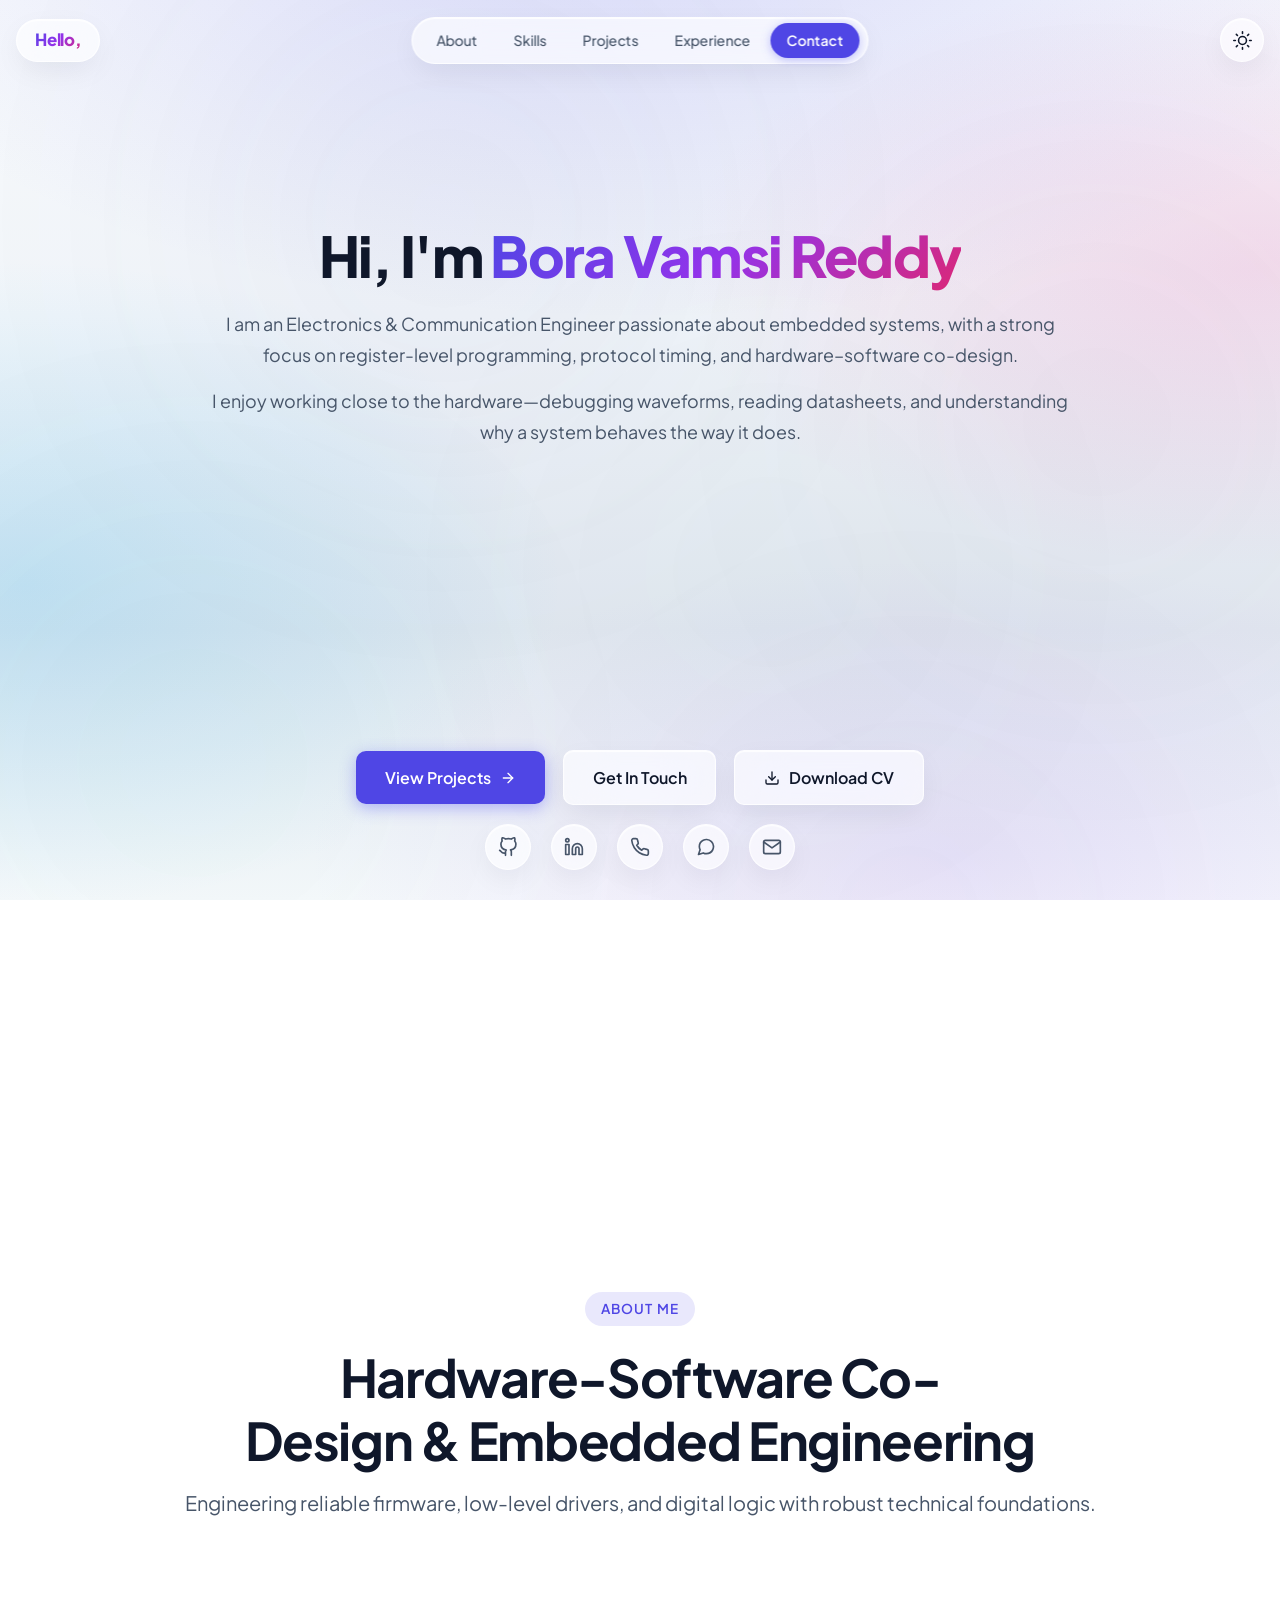
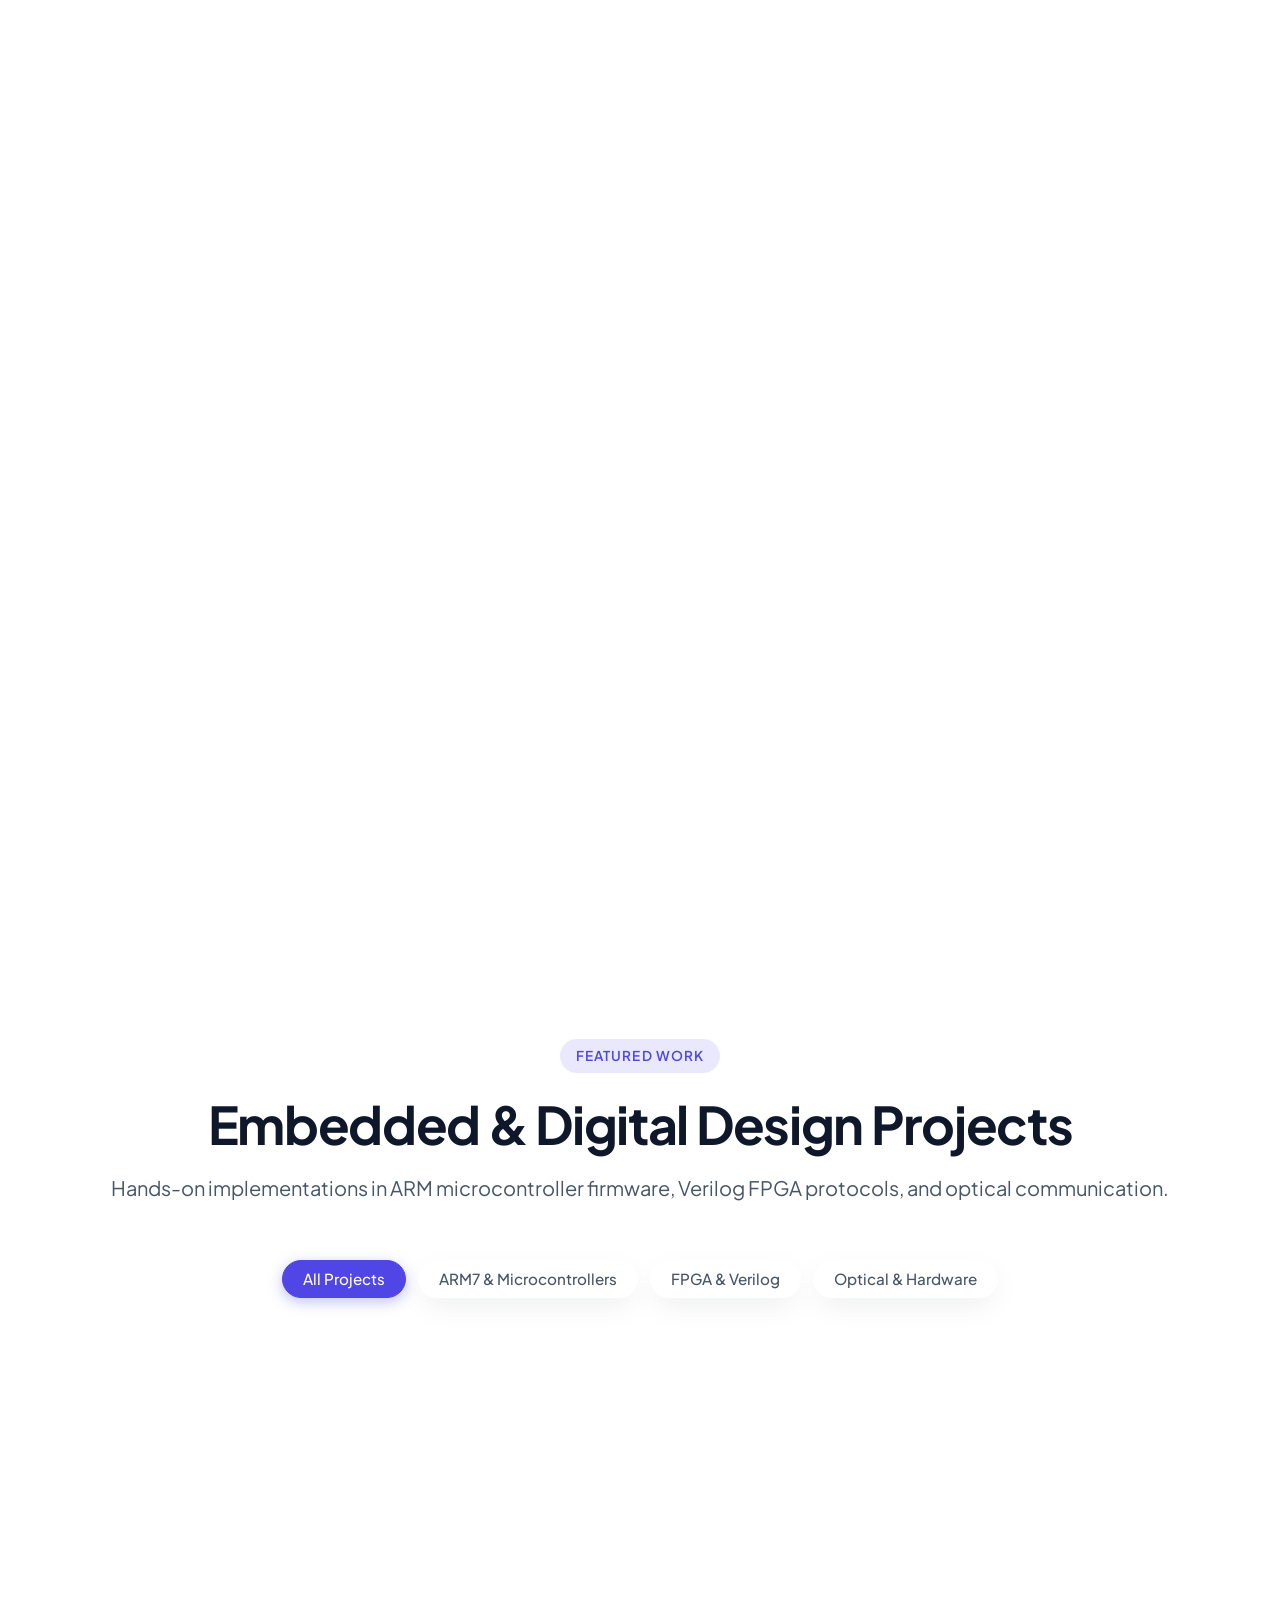
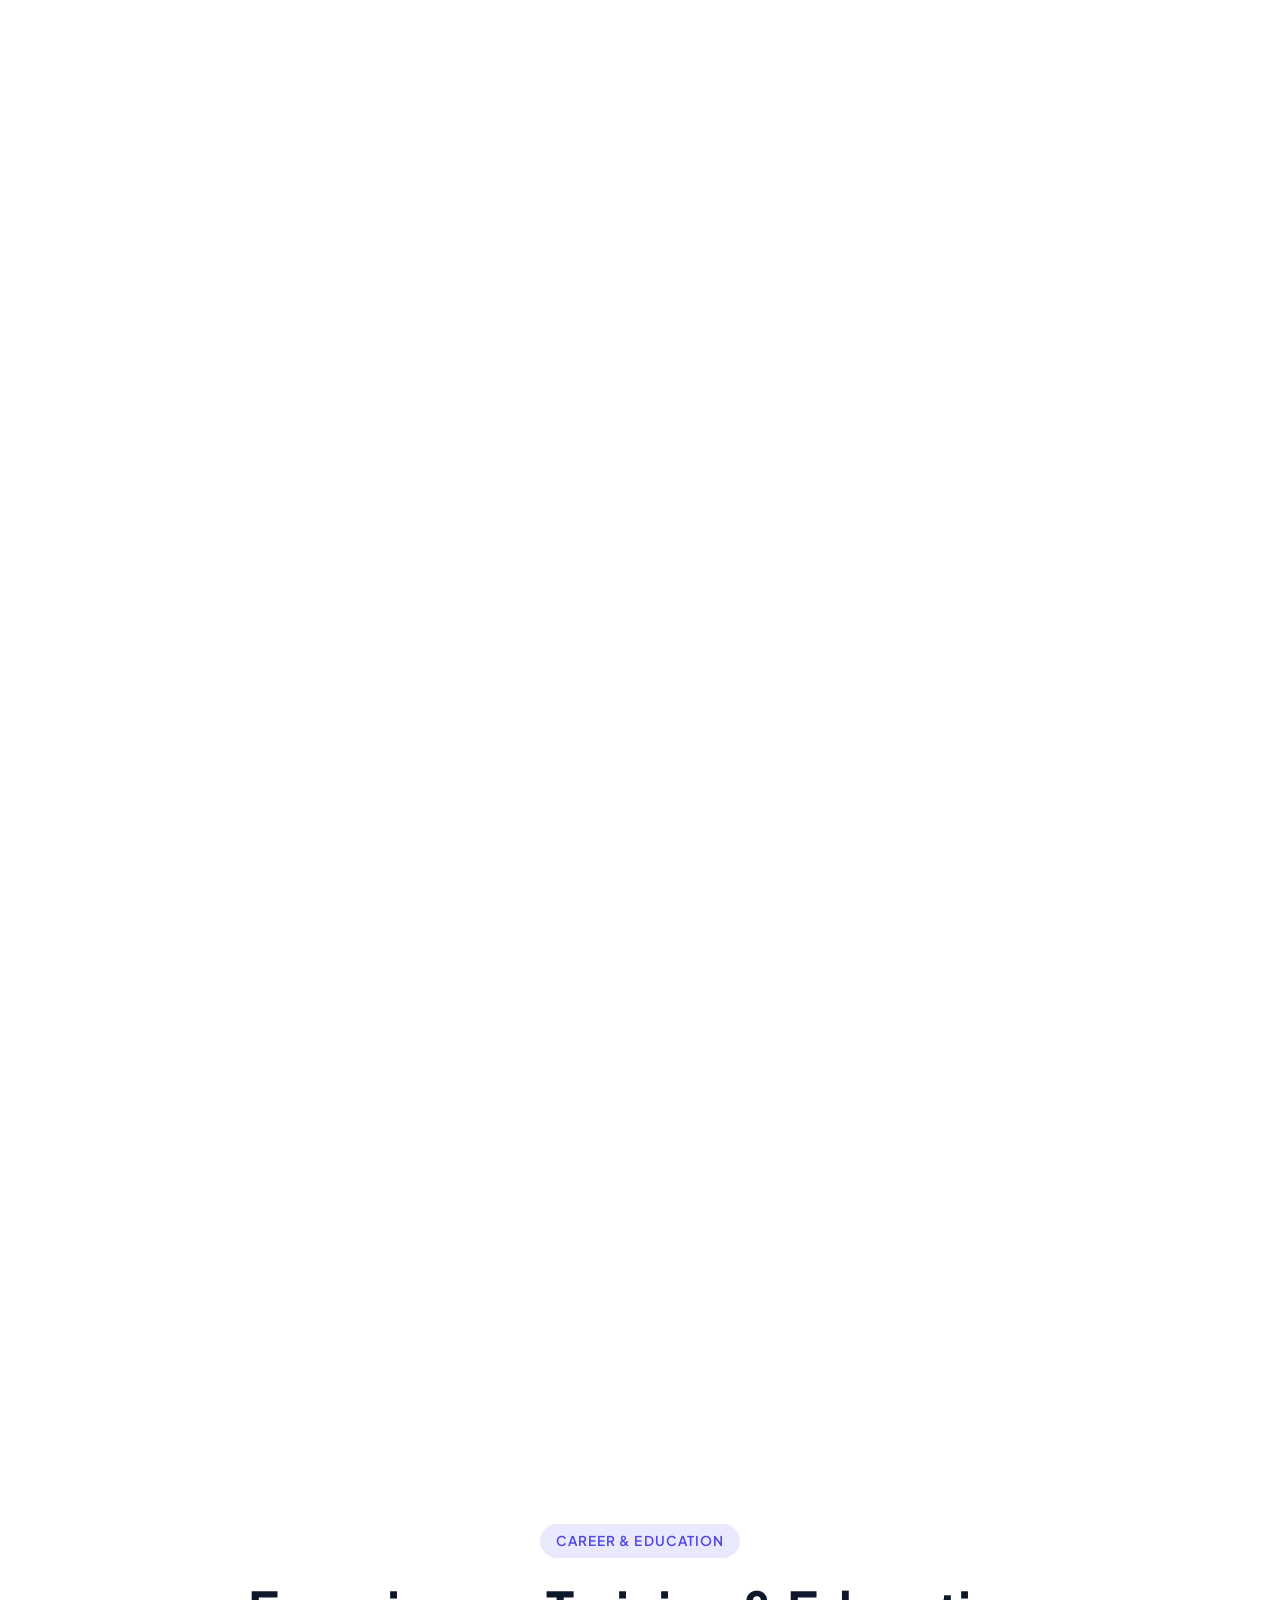
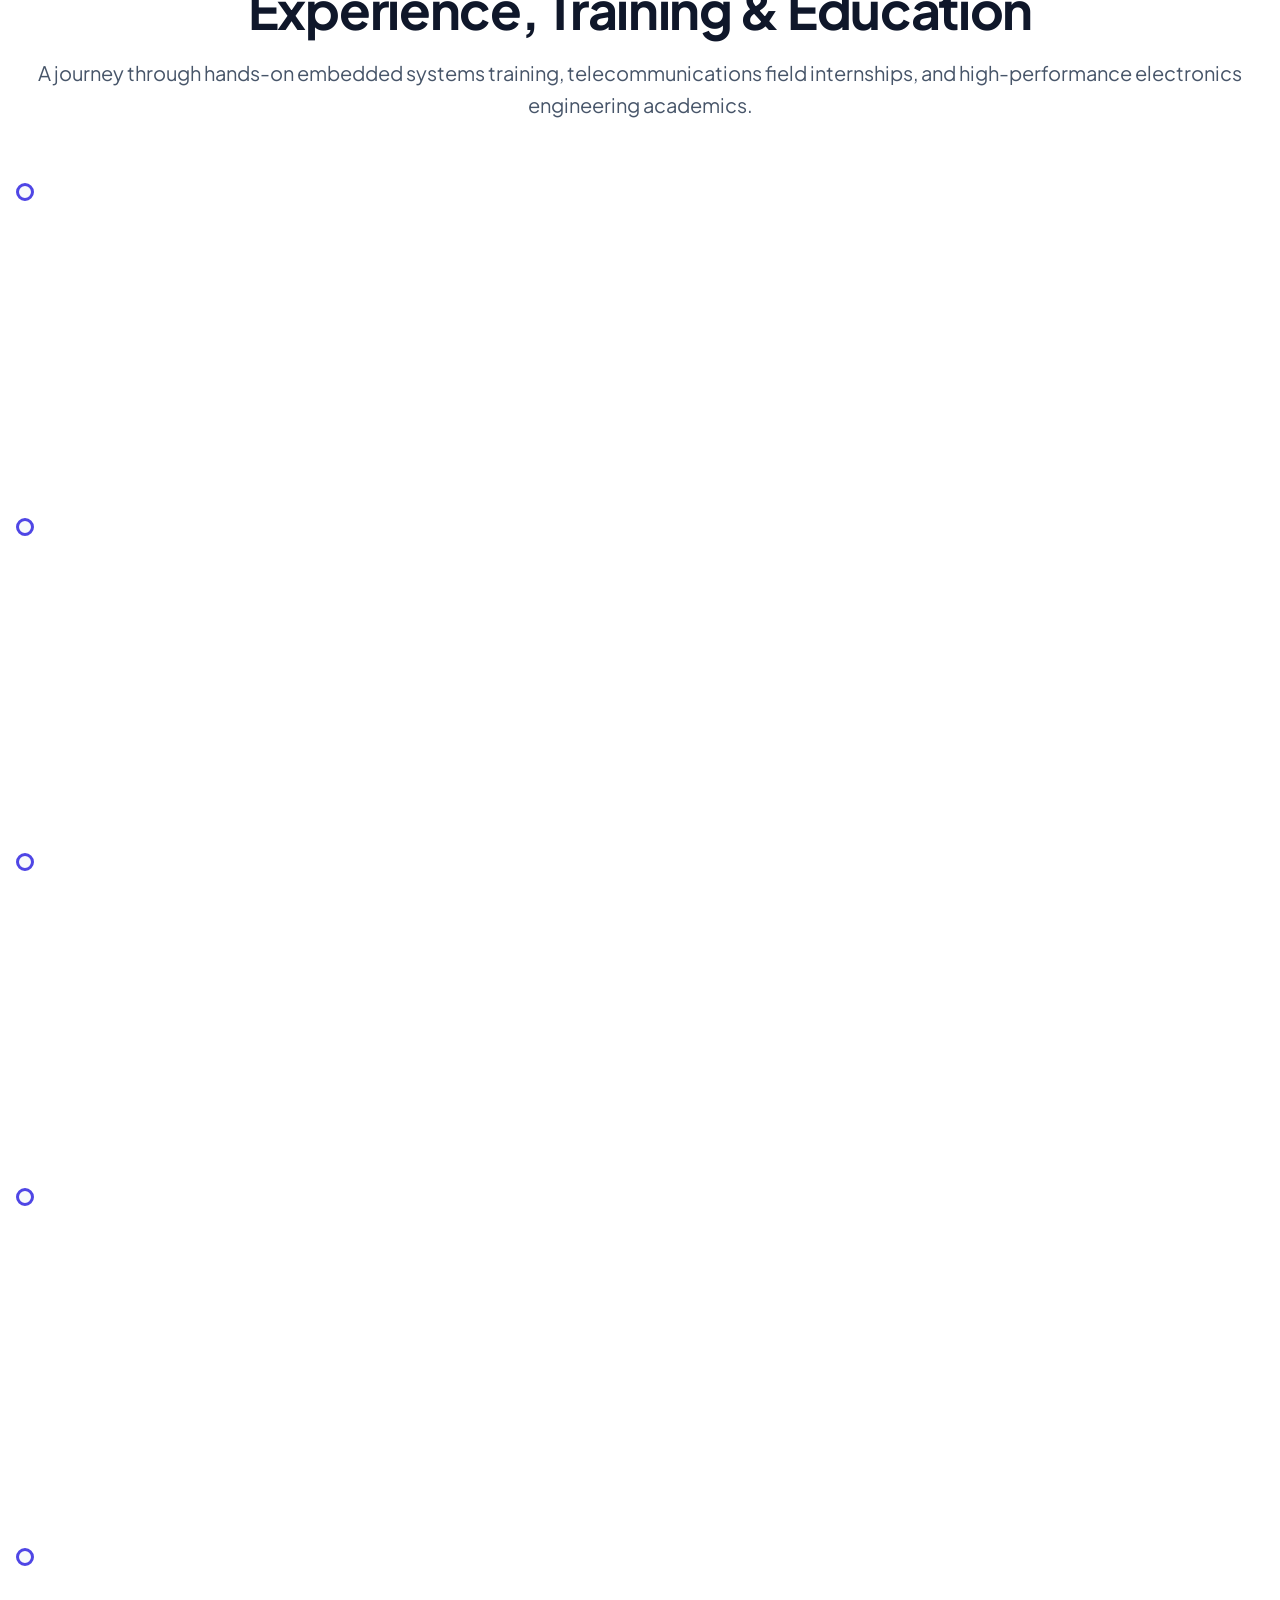
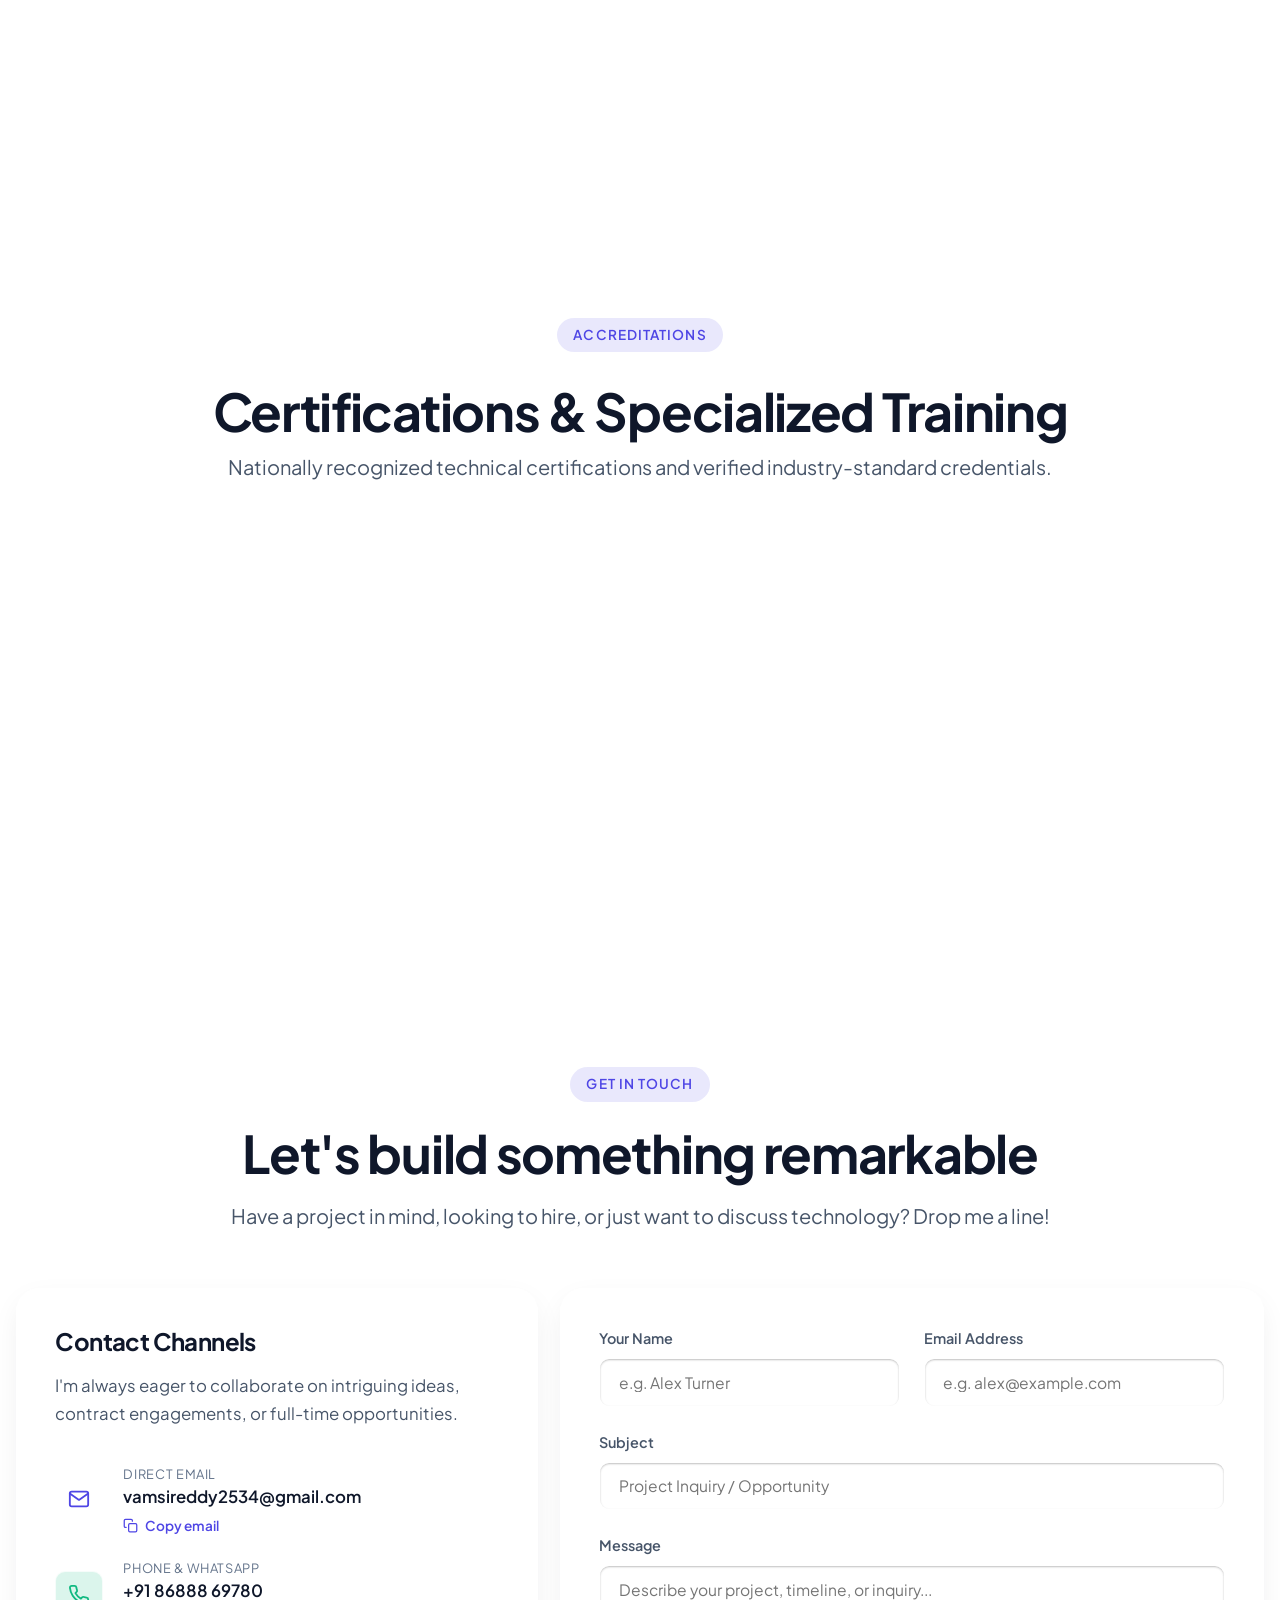
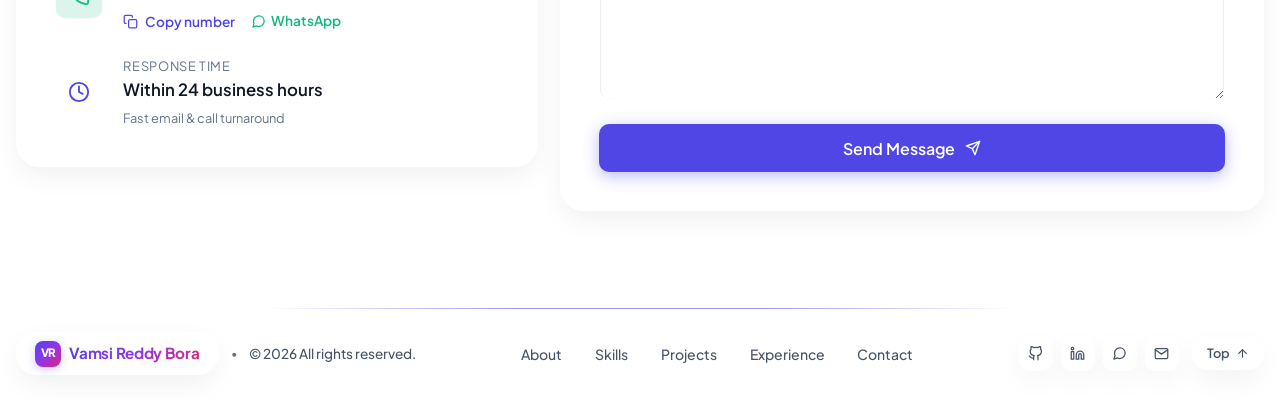
<file: index.html>
<!DOCTYPE html>
<html lang="en" data-theme="dark">
<head>
  <meta charset="UTF-8">
  <meta name="viewport" content="width=device-width, initial-scale=1.0">
  <title>Bora Vamsi Reddy — Embedded Systems Engineer</title>
  <meta name="description" content="Portfolio of Bora Vamsi Reddy, Embedded Systems Engineer specializing in LPC2148 (ARM7), 8051, Embedded C, Verilog HDL, and Serial Communication Protocols (I2C, SPI, UART, CAN).">
  <meta name="keywords" content="Bora Vamsi Reddy, Embedded Systems Engineer, ARM7, LPC2148, 8051, Embedded C, Verilog, FPGA, I2C, SPI, UART, CAN, Vector India, ECE, Firmware">
  <meta name="author" content="Bora Vamsi Reddy">

  <!-- Open Graph Meta Tags -->
  <meta property="og:title" content="Bora Vamsi Reddy — Embedded Systems Engineer">
  <meta property="og:description" content="Embedded Systems Engineer specializing in LPC2148 (ARM7), 8051, Embedded C, Verilog HDL, and serial communication protocols.">
  <meta property="og:type" content="website">

  <!-- Fonts & Stylesheet -->
  <link rel="preconnect" href="https://fonts.googleapis.com">
  <link rel="preconnect" href="https://fonts.gstatic.com" crossorigin>
  <link href="https://fonts.googleapis.com/css2?family=JetBrains+Mono:wght@400;500&family=Plus+Jakarta+Sans:wght@400;500;600;700;800&display=swap" rel="stylesheet">
  <link rel="stylesheet" href="css/style.css?v=5.2">
</head>
<body>

  <!-- ==========================================
       Frosted Glass Ambient Lighting Mesh
       ========================================== -->
  <div class="ambient-mesh" aria-hidden="true">
    <div class="mesh-orb orb-1"></div>
    <div class="mesh-orb orb-2"></div>
    <div class="mesh-orb orb-3"></div>
    <div class="mesh-orb orb-4"></div>
    <div class="mesh-orb orb-5"></div>
  </div>

  <!-- ==========================================
       Header & Navigation
       ========================================== -->
  <header class="header" id="header">
    <div class="container nav-container">
      <!-- Left: Brand -->
      <a href="#hero" class="brand" aria-label="Homepage">
        <span class="brand-text">Hello,</span>
      </a>

      <!-- Center: Floating Navigation Pill -->
      <nav class="nav-pill-wrapper" aria-label="Primary Navigation">
        <ul class="nav-menu" id="navMenu">
          <li><a href="#about" class="nav-link">About</a></li>
          <li><a href="#skills" class="nav-link">Skills</a></li>
          <li><a href="#projects" class="nav-link">Projects</a></li>
          <li><a href="#experience" class="nav-link">Experience</a></li>
          <li><a href="#contact" class="nav-link">Contact</a></li>
        </ul>
      </nav>

      <!-- Right: Theme Toggle & Mobile Toggle -->
      <div class="nav-actions">
        <button id="themeToggle" class="theme-toggle-btn" aria-label="Toggle dark/light theme">
          <!-- Sun Icon -->
          <svg class="sun-icon" viewBox="0 0 24 24" fill="none" stroke="currentColor" stroke-width="2" stroke-linecap="round" stroke-linejoin="round">
            <circle cx="12" cy="12" r="5"></circle>
            <line x1="12" y1="1" x2="12" y2="3"></line>
            <line x1="12" y1="21" x2="12" y2="23"></line>
            <line x1="4.22" y1="4.22" x2="5.64" y2="5.64"></line>
            <line x1="18.36" y1="18.36" x2="19.78" y2="19.78"></line>
            <line x1="1" y1="12" x2="3" y2="12"></line>
            <line x1="21" y1="12" x2="23" y2="12"></line>
            <line x1="4.22" y1="19.78" x2="5.64" y2="18.36"></line>
            <line x1="18.36" y1="5.64" x2="19.78" y2="4.22"></line>
          </svg>
          <!-- Moon Icon -->
          <svg class="moon-icon" viewBox="0 0 24 24" fill="none" stroke="currentColor" stroke-width="2" stroke-linecap="round" stroke-linejoin="round">
            <path d="M21 12.79A9 9 0 1 1 11.21 3 7 7 0 0 0 21 12.79z"></path>
          </svg>
        </button>

        <!-- Mobile Drawer Toggle -->
        <button id="mobileToggle" class="mobile-toggle-btn" aria-label="Open mobile navigation menu" aria-expanded="false">
          <svg viewBox="0 0 24 24" fill="none" stroke="currentColor" stroke-width="2" stroke-linecap="round" stroke-linejoin="round" style="width: 20px; height: 20px;">
            <line x1="3" y1="12" x2="21" y2="12"></line>
            <line x1="3" y1="6" x2="21" y2="6"></line>
            <line x1="3" y1="18" x2="21" y2="18"></line>
          </svg>
        </button>
      </div>
    </div>
  </header>

  <main>
    <!-- ==========================================
         Hero Section
         ========================================== -->
    <section class="section hero-section" id="hero">
      <div class="container hero-container">
        <div class="hero-main-wrapper">
          <div class="hero-center-content">
            <h1 class="hero-title">
              Hi, I'm <span class="text-gradient">Bora Vamsi Reddy</span>
            </h1>

            <div class="hero-description">
              <p>
                I am an Electronics &amp; Communication Engineer passionate about embedded systems, with a strong focus on register-level programming, protocol timing, and hardware–software co-design.
              </p>
              <p>
                I enjoy working close to the hardware—debugging waveforms, reading datasheets, and understanding why a system behaves the way it does.
              </p>
            </div>
          </div>

          <div class="hero-bottom-controls">
            <!-- Call to Action Buttons -->
            <div class="hero-cta-group">
              <a href="#projects" class="btn btn-primary">
                <span>View Projects</span>
                <svg viewBox="0 0 24 24" fill="none" stroke="currentColor" stroke-width="2" stroke-linecap="round" stroke-linejoin="round" style="width: 16px; height: 16px;">
                  <line x1="5" y1="12" x2="19" y2="12"></line>
                  <polyline points="12 5 19 12 12 19"></polyline>
                </svg>
              </a>
              <a href="#contact" class="btn btn-secondary">
                <span>Get In Touch</span>
              </a>
              <a href="Vamsi_CV.pdf" target="_blank" rel="noopener noreferrer" class="btn btn-secondary" id="resumeBtn" download="Bora_Vamsi_Reddy_CV.pdf">
                <svg viewBox="0 0 24 24" fill="none" stroke="currentColor" stroke-width="2" stroke-linecap="round" stroke-linejoin="round" style="width: 16px; height: 16px;">
                  <path d="M21 15v4a2 2 0 0 1-2 2H5a2 2 0 0 1-2-2v-4"></path>
                  <polyline points="7 10 12 15 17 10"></polyline>
                  <line x1="12" y1="15" x2="12" y2="3"></line>
                </svg>
                <span>Download CV</span>
              </a>
            </div>

            <!-- Social Links Row -->
            <div class="social-links">
              <a href="https://github.com/VamsiReddyBora" target="_blank" rel="noopener noreferrer" class="social-link" aria-label="GitHub Profile">
                <svg viewBox="0 0 24 24" fill="none" stroke="currentColor" stroke-width="2" stroke-linecap="round" stroke-linejoin="round">
                  <path d="M9 19c-5 1.5-5-2.5-7-3m14 6v-3.87a3.37 3.37 0 0 0-.94-2.61c3.14-.35 6.44-1.54 6.44-7A5.44 5.44 0 0 0 20 4.77 5.07 5.07 0 0 0 19.91 1S18.73.65 16 2.48a13.38 13.38 0 0 0-7 0C6.27.65 5.09 1 5.09 1A5.07 5.07 0 0 0 5 4.77a5.44 5.44 0 0 0-1.5 3.78c0 5.42 3.3 6.61 6.44 7A3.37 3.37 0 0 0 9 18.13V22"></path>
                </svg>
              </a>
              <a href="https://linkedin.com/in/bora-vamsi-reddy" target="_blank" rel="noopener noreferrer" class="social-link" aria-label="LinkedIn Profile">
                <svg viewBox="0 0 24 24" fill="none" stroke="currentColor" stroke-width="2" stroke-linecap="round" stroke-linejoin="round">
                  <path d="M16 8a6 6 0 0 1 6 6v7h-4v-7a2 2 0 0 0-2-2 2 2 0 0 0-2 2v7h-4v-7a6 6 0 0 1 6-6z"></path>
                  <rect x="2" y="9" width="4" height="12"></rect>
                  <circle cx="4" cy="4" r="2"></circle>
                </svg>
              </a>
              <a href="tel:+918688869780" class="social-link" aria-label="Call +91 86888 69780">
                <svg viewBox="0 0 24 24" fill="none" stroke="currentColor" stroke-width="2" stroke-linecap="round" stroke-linejoin="round">
                  <path d="M22 16.92v3a2 2 0 0 1-2.18 2 19.79 19.79 0 0 1-8.63-3.07 19.5 19.5 0 0 1-6-6 19.79 19.79 0 0 1-3.07-8.67A2 2 0 0 1 4.11 2h3a2 2 0 0 1 2 1.72 12.84 12.84 0 0 0 .7 2.81 2 2 0 0 1-.45 2.11L8.09 9.91a16 16 0 0 0 6 6l1.27-1.27a2 2 0 0 1 2.11-.45 12.84 12.84 0 0 0 2.81.7A2 2 0 0 1 22 16.92z"></path>
                </svg>
              </a>
              <a href="https://wa.me/918688869780" target="_blank" rel="noopener noreferrer" class="social-link" aria-label="Chat on WhatsApp">
                <svg viewBox="0 0 24 24" fill="none" stroke="currentColor" stroke-width="2" stroke-linecap="round" stroke-linejoin="round">
                  <path d="M21 11.5a8.38 8.38 0 0 1-.9 3.8 8.5 8.5 0 0 1-7.6 4.7 8.38 8.38 0 0 1-3.8-.9L3 21l1.9-5.7a8.38 8.38 0 0 1-.9-3.8 8.5 8.5 0 0 1 4.7-7.6 8.38 8.38 0 0 1 3.8-.9h.5a8.48 8.48 0 0 1 8 8v.5z"></path>
                </svg>
              </a>
              <a href="mailto:vamsireddy2534@gmail.com" class="social-link" aria-label="Send an Email">
                <svg viewBox="0 0 24 24" fill="none" stroke="currentColor" stroke-width="2" stroke-linecap="round" stroke-linejoin="round">
                  <path d="M4 4h16c1.1 0 2 .9 2 2v12c0 1.1-.9 2-2 2H4c-1.1 0-2-.9-2-2V6c0-1.1.9-2 2-2z"></path>
                  <polyline points="22,6 12,13 2,6"></polyline>
                </svg>
              </a>
            </div>
          </div>
        </div>

        <!-- Metrics Strip -->
        <div class="stats-strip">
          <div class="stat-item">
            <div class="stat-number">8.42</div>
            <div class="stat-label">B.Tech CGPA (NSRIT)</div>
          </div>
          <div class="stat-item">
            <div class="stat-number">5+</div>
            <div class="stat-label">Embedded & FPGA Projects</div>
          </div>
          <div class="stat-item">
            <div class="stat-number">3</div>
            <div class="stat-label">Internships & Trainings</div>
          </div>
          <div class="stat-item">
            <div class="stat-number">2</div>
            <div class="stat-label">NPTEL Elite Certifications</div>
          </div>
        </div>
      </div>
    </section>

    <!-- ==========================================
         About & Skills Section
         ========================================== -->
    <section class="section" id="about">
      <div class="container">
        <div class="section-header">
          <span class="section-tag">About Me</span>
          <h2 class="section-title">Hardware-Software Co-Design & Embedded Engineering</h2>
          <p class="section-subtitle">
            Engineering reliable firmware, low-level drivers, and digital logic with robust technical foundations.
          </p>
        </div>

        <div class="about-grid">
          <!-- Bio Card -->
          <div class="about-card">
            <h3 class="about-heading">Firmware & Low-Level Systems</h3>
            <p class="about-text">
              I am an Electronics & Communication Engineering graduate and trained Embedded Systems Engineer from Vector India Institute, Hyderabad. I specialize in bare-metal Embedded C programming, ARM Core architectures, register configuration, and serial communication protocols.
            </p>
            <p class="about-text">
              My hands-on experience ranges from developing interrupt-driven real-time controllers on the LPC2148 (ARM7) and 8051 to synthesizing custom serial bus masters (I2C, SPI) in Verilog HDL on Edge Artix 7 FPGAs, along with optical fiber telecommunications experience at BSNL.
            </p>

            <div class="quick-details">
              <div class="detail-item">
                <span class="detail-label">Full Name</span>
                <span class="detail-value">Bora Vamsi Reddy</span>
              </div>
              <div class="detail-item">
                <span class="detail-label">Education</span>
                <span class="detail-value">B. Tech in ECE (8.42 CGPA)</span>
              </div>
              <div class="detail-item">
                <span class="detail-label">Specialization</span>
                <span class="detail-value">Embedded Systems & IoT</span>
              </div>
              <div class="detail-item">
                <span class="detail-label">Institute</span>
                <span class="detail-value">Vector India, Hyderabad</span>
              </div>
              <div class="detail-item">
                <span class="detail-label">Direct Email</span>
                <a href="mailto:vamsireddy2534@gmail.com" class="detail-value" style="color: var(--accent); text-decoration: none;">vamsireddy2534@gmail.com</a>
              </div>
              <div class="detail-item">
                <span class="detail-label">Contact Number</span>
                <a href="tel:+918688869780" class="detail-value" style="color: var(--accent); text-decoration: none;">+91 86888 69780</a>
              </div>
            </div>
          </div>

          <!-- Skills Categories -->
          <div class="skills-column" id="skills">
            <!-- Category 1: Languages & Low-Level -->
            <div class="skill-category-card">
              <h3 class="skill-category-title">
                <svg viewBox="0 0 24 24" fill="none" stroke="currentColor" stroke-width="2" stroke-linecap="round" stroke-linejoin="round">
                  <polyline points="16 18 22 12 16 6"></polyline>
                  <polyline points="8 6 2 12 8 18"></polyline>
                </svg>
                Programming & Low-Level
              </h3>
              <div class="skills-tags">
                <span class="skill-tag">Embedded C</span>
                <span class="skill-tag">C Language</span>
                <span class="skill-tag">8051 Assembly</span>
                <span class="skill-tag">Verilog HDL</span>
                <span class="skill-tag">Linux Fundamentals</span>
                <span class="skill-tag">Pointers & Memory</span>
                <span class="skill-tag">Peripheral Interfacing</span>
              </div>
            </div>

            <!-- Category 2: Microcontrollers & FPGA -->
            <div class="skill-category-card">
              <h3 class="skill-category-title">
                <svg viewBox="0 0 24 24" fill="none" stroke="currentColor" stroke-width="2" stroke-linecap="round" stroke-linejoin="round">
                  <rect x="4" y="4" width="16" height="16" rx="2" ry="2"></rect>
                  <rect x="9" y="9" width="6" height="6"></rect>
                  <line x1="9" y1="1" x2="9" y2="4"></line>
                  <line x1="15" y1="1" x2="15" y2="4"></line>
                  <line x1="9" y1="20" x2="9" y2="23"></line>
                  <line x1="15" y1="20" x2="15" y2="23"></line>
                  <line x1="20" y1="9" x2="23" y2="9"></line>
                  <line x1="20" y1="14" x2="23" y2="14"></line>
                  <line x1="1" y1="9" x2="4" y2="9"></line>
                  <line x1="1" y1="14" x2="4" y2="14"></line>
                </svg>
                Microcontrollers & FPGA
              </h3>
              <div class="skills-tags">
                <span class="skill-tag">LPC2148 (ARM7)</span>
                <span class="skill-tag">LPC2129</span>
                <span class="skill-tag">8051 Family (AT89C51)</span>
                <span class="skill-tag">Edge Artix 7 FPGA</span>
                <span class="skill-tag">Arduino Microcontrollers</span>
                <span class="skill-tag">ARM Core Architecture</span>
              </div>
            </div>

            <!-- Category 3: Protocols & Subsystems -->
            <div class="skill-category-card">
              <h3 class="skill-category-title">
                <svg viewBox="0 0 24 24" fill="none" stroke="currentColor" stroke-width="2" stroke-linecap="round" stroke-linejoin="round">
                  <path d="M22 12h-4l-3 9L9 3l-3 9H2"></path>
                </svg>
                Protocols & Hardware Subsystems
              </h3>
              <div class="skills-tags">
                <span class="skill-tag">UART</span>
                <span class="skill-tag">I²C Protocol</span>
                <span class="skill-tag">SPI Protocol</span>
                <span class="skill-tag">CAN 2.0 (Theoretical)</span>
                <span class="skill-tag">IRQ & FIQ Handling</span>
                <span class="skill-tag">Internal RTC</span>
                <span class="skill-tag">SPI EEPROM</span>
                <span class="skill-tag">RFID (EM-18)</span>
                <span class="skill-tag">ADC & DAC</span>
                <span class="skill-tag">LCD Interfacing</span>
              </div>
            </div>

            <!-- Category 4: Tooling & Simulators -->
            <div class="skill-category-card">
              <h3 class="skill-category-title">
                <svg viewBox="0 0 24 24" fill="none" stroke="currentColor" stroke-width="2" stroke-linecap="round" stroke-linejoin="round">
                  <path d="M14.7 6.3a1 1 0 0 0 0 1.4l1.6 1.6a1 1 0 0 0 1.4 0l3.77-3.77a6 6 0 0 1-7.94 7.94l-6.91 6.91a2.12 2.12 0 0 1-3-3l6.91-6.91a6 6 0 0 1 7.94-7.94l-3.76 3.76z"></path>
                </svg>
                Tools, Simulators & Testing
              </h3>
              <div class="skills-tags">
                <span class="skill-tag">Keil µVision</span>
                <span class="skill-tag">Proteus VSM</span>
                <span class="skill-tag">Wokwi Simulator</span>
                <span class="skill-tag">Tinkercad</span>
                <span class="skill-tag">Git & GitHub</span>
                <span class="skill-tag">Optical Fiber Splicing & Fusion</span>
                <span class="skill-tag">Sensors (Ultrasonic, IR)</span>
              </div>
            </div>
          </div>
        </div>
      </div>
    </section>

    <!-- ==========================================
         Featured Projects Section
         ========================================== -->
    <section class="section" id="projects">
      <div class="container">
        <div class="section-header">
          <span class="section-tag">Featured Work</span>
          <h2 class="section-title">Embedded & Digital Design Projects</h2>
          <p class="section-subtitle">
            Hands-on implementations in ARM microcontroller firmware, Verilog FPGA protocols, and optical communication.
          </p>
        </div>

        <!-- Category Filters -->
        <div class="project-filters">
          <button class="filter-btn active" data-filter="all">All Projects</button>
          <button class="filter-btn" data-filter="arm">ARM7 & Microcontrollers</button>
          <button class="filter-btn" data-filter="fpga">FPGA & Verilog</button>
          <button class="filter-btn" data-filter="hardware">Optical & Hardware</button>
        </div>

        <!-- Projects Grid -->
        <div class="projects-grid">
          <!-- Project 1: Attendify-RFID -->
          <article class="project-card" data-category="arm">
            <div class="project-banner">
              <div class="project-banner-pattern"></div>
              <span class="project-badge">ARM7 LPC2148</span>
              <div class="project-icon-wrapper">
                <svg viewBox="0 0 24 24" fill="none" stroke="currentColor" stroke-width="2" stroke-linecap="round" stroke-linejoin="round">
                  <rect x="3" y="4" width="18" height="16" rx="2"></rect>
                  <circle cx="9" cy="10" r="2"></circle>
                  <line x1="15" y1="8" x2="17" y2="8"></line>
                  <line x1="15" y1="12" x2="17" y2="12"></line>
                  <line x1="7" y1="16" x2="17" y2="16"></line>
                </svg>
              </div>
            </div>
            <div class="project-body">
              <h3 class="project-title">Attendify-RFID: Smart Employee Tracking & Reporting</h3>
              <p class="project-desc">
                Implemented an RFID-based employee attendance logging and access system using the LPC2148 (ARM7) microcontroller. Integrated an SPI-based EEPROM to store administrative authorization IDs locally for offline validation. Established dual-channel UART communication (UART1 for RFID reader decoding and UART0 for PC-side file-based employee record management).
              </p>
              <div class="project-tech">
                <span class="tech-pill">LPC2148 (ARM7)</span>
                <span class="tech-pill">Embedded C</span>
                <span class="tech-pill">RFID (EM-18)</span>
                <span class="tech-pill">SPI EEPROM</span>
                <span class="tech-pill">UART Protocol</span>
                <span class="tech-pill">Keil µVision</span>
              </div>
              <div class="project-links">
                <a href="https://github.com/VamsiReddyBora" target="_blank" rel="noopener noreferrer" class="project-link-btn">
                  <svg viewBox="0 0 24 24" fill="none" stroke="currentColor" stroke-width="2" stroke-linecap="round" stroke-linejoin="round">
                    <path d="M9 19c-5 1.5-5-2.5-7-3m14 6v-3.87a3.37 3.37 0 0 0-.94-2.61c3.14-.35 6.44-1.54 6.44-7A5.44 5.44 0 0 0 20 4.77 5.07 5.07 0 0 0 19.91 1S18.73.65 16 2.48a13.38 13.38 0 0 0-7 0C6.27.65 5.09 1 5.09 1A5.07 5.07 0 0 0 5 4.77a5.44 5.44 0 0 0-1.5 3.78c0 5.42 3.3 6.61 6.44 7A3.37 3.37 0 0 0 9 18.13V22"></path>
                  </svg>
                  <span>View Repository</span>
                </a>
              </div>
            </div>
          </article>

          <!-- Project 2: PowerChrono -->
          <article class="project-card" data-category="arm">
            <div class="project-banner">
              <div class="project-banner-pattern"></div>
              <span class="project-badge">ARM7 RTC & Interrupts</span>
              <div class="project-icon-wrapper">
                <svg viewBox="0 0 24 24" fill="none" stroke="currentColor" stroke-width="2" stroke-linecap="round" stroke-linejoin="round">
                  <circle cx="12" cy="12" r="10"></circle>
                  <polyline points="12 6 12 12 16 14"></polyline>
                </svg>
              </div>
            </div>
            <div class="project-body">
              <h3 class="project-title">PowerChrono: Time-Driven Energy Automation</h3>
              <p class="project-desc">
                Engineered an automated time-scheduled appliance power management controller using LPC2148 (ARM7). Configured the on-chip Real-Time Clock (RTC) for precise timing intervals and deployed FIQ/IRQ interrupt routines for priority-driven multi-load sequencing. Displayed live system status on a 16x2 LCD interface with manual override pushbuttons.
              </p>
              <div class="project-tech">
                <span class="tech-pill">LPC2148 (ARM7)</span>
                <span class="tech-pill">Embedded C</span>
                <span class="tech-pill">On-Chip RTC</span>
                <span class="tech-pill">FIQ/IRQ Interrupts</span>
                <span class="tech-pill">16x2 LCD</span>
                <span class="tech-pill">Relay Automation</span>
              </div>
              <div class="project-links">
                <a href="https://github.com/VamsiReddyBora" target="_blank" rel="noopener noreferrer" class="project-link-btn">
                  <svg viewBox="0 0 24 24" fill="none" stroke="currentColor" stroke-width="2" stroke-linecap="round" stroke-linejoin="round">
                    <path d="M9 19c-5 1.5-5-2.5-7-3m14 6v-3.87a3.37 3.37 0 0 0-.94-2.61c3.14-.35 6.44-1.54 6.44-7A5.44 5.44 0 0 0 20 4.77 5.07 5.07 0 0 0 19.91 1S18.73.65 16 2.48a13.38 13.38 0 0 0-7 0C6.27.65 5.09 1 5.09 1A5.07 5.07 0 0 0 5 4.77a5.44 5.44 0 0 0-1.5 3.78c0 5.42 3.3 6.61 6.44 7A3.37 3.37 0 0 0 9 18.13V22"></path>
                  </svg>
                  <span>View Repository</span>
                </a>
              </div>
            </div>
          </article>

          <!-- Project 3: Li-Fi Audio & Data Transfer -->
          <article class="project-card" data-category="hardware">
            <div class="project-banner">
              <div class="project-banner-pattern"></div>
              <span class="project-badge">Optical Wireless</span>
              <div class="project-icon-wrapper">
                <svg viewBox="0 0 24 24" fill="none" stroke="currentColor" stroke-width="2" stroke-linecap="round" stroke-linejoin="round">
                  <circle cx="12" cy="12" r="5"></circle>
                  <line x1="12" y1="1" x2="12" y2="3"></line>
                  <line x1="12" y1="21" x2="12" y2="23"></line>
                  <line x1="4.22" y1="4.22" x2="5.64" y2="5.64"></line>
                  <line x1="18.36" y1="18.36" x2="19.78" y2="19.78"></line>
                  <line x1="1" y1="12" x2="3" y2="12"></line>
                  <line x1="21" y1="12" x2="23" y2="12"></line>
                  <line x1="4.22" y1="19.78" x2="5.64" y2="18.36"></line>
                  <line x1="18.36" y1="5.64" x2="19.78" y2="4.22"></line>
                </svg>
              </div>
            </div>
            <div class="project-body">
              <h3 class="project-title">Audio & Data Transfer using Light Fidelity (Li-Fi)</h3>
              <p class="project-desc">
                Designed and deployed a high-speed wireless optical transmission system using the visible light spectrum for concurrent audio streaming and digital data packets. Implemented transmitter LED driver modulation circuits and high-sensitivity photodetector receiver stages with operational amplification for noise-free, electromagnetic-interference-resistant communication.
              </p>
              <div class="project-tech">
                <span class="tech-pill">Optical Wireless</span>
                <span class="tech-pill">Li-Fi Transceiver</span>
                <span class="tech-pill">Analog Modulation</span>
                <span class="tech-pill">Photodetectors</span>
                <span class="tech-pill">Signal Amplification</span>
                <span class="tech-pill">Hardware Prototype</span>
              </div>
              <div class="project-links">
                <a href="https://github.com/VamsiReddyBora" target="_blank" rel="noopener noreferrer" class="project-link-btn">
                  <svg viewBox="0 0 24 24" fill="none" stroke="currentColor" stroke-width="2" stroke-linecap="round" stroke-linejoin="round">
                    <path d="M9 19c-5 1.5-5-2.5-7-3m14 6v-3.87a3.37 3.37 0 0 0-.94-2.61c3.14-.35 6.44-1.54 6.44-7A5.44 5.44 0 0 0 20 4.77 5.07 5.07 0 0 0 19.91 1S18.73.65 16 2.48a13.38 13.38 0 0 0-7 0C6.27.65 5.09 1 5.09 1A5.07 5.07 0 0 0 5 4.77a5.44 5.44 0 0 0-1.5 3.78c0 5.42 3.3 6.61 6.44 7A3.37 3.37 0 0 0 9 18.13V22"></path>
                  </svg>
                  <span>View Repository</span>
                </a>
              </div>
            </div>
          </article>

          <!-- Project 4: I2C Master Controller FPGA -->
          <article class="project-card" data-category="fpga">
            <div class="project-banner">
              <div class="project-banner-pattern"></div>
              <span class="project-badge">Artix-7 FPGA</span>
              <div class="project-icon-wrapper">
                <svg viewBox="0 0 24 24" fill="none" stroke="currentColor" stroke-width="2" stroke-linecap="round" stroke-linejoin="round">
                  <rect x="4" y="4" width="16" height="16" rx="2"></rect>
                  <rect x="9" y="9" width="6" height="6"></rect>
                  <line x1="9" y1="1" x2="9" y2="4"></line>
                  <line x1="15" y1="1" x2="15" y2="4"></line>
                  <line x1="9" y1="20" x2="9" y2="23"></line>
                  <line x1="15" y1="20" x2="15" y2="23"></line>
                  <line x1="20" y1="9" x2="23" y2="9"></line>
                  <line x1="20" y1="14" x2="23" y2="14"></line>
                  <line x1="1" y1="9" x2="4" y2="9"></line>
                  <line x1="1" y1="14" x2="4" y2="14"></line>
                </svg>
              </div>
            </div>
            <div class="project-body">
              <h3 class="project-title">I2C Protocol Master Controller using Edge Artix 7 FPGA</h3>
              <p class="project-desc">
                Synthesized and validated an industry-standard I2C Master Controller IP core in Verilog HDL targeted for the Edge Artix-7 FPGA development board. Developed robust Finite State Machines (FSM) for START/STOP sequence generation, 7-bit slave address framing, ACK/NACK bus verification, and bidirectional SDA tri-state synchronization.
              </p>
              <div class="project-tech">
                <span class="tech-pill">Verilog HDL</span>
                <span class="tech-pill">Edge Artix-7 FPGA</span>
                <span class="tech-pill">I2C Protocol</span>
                <span class="tech-pill">FSM Architecture</span>
                <span class="tech-pill">Xilinx Vivado</span>
                <span class="tech-pill">RTL Simulation</span>
              </div>
              <div class="project-links">
                <a href="https://github.com/VamsiReddyBora" target="_blank" rel="noopener noreferrer" class="project-link-btn">
                  <svg viewBox="0 0 24 24" fill="none" stroke="currentColor" stroke-width="2" stroke-linecap="round" stroke-linejoin="round">
                    <path d="M9 19c-5 1.5-5-2.5-7-3m14 6v-3.87a3.37 3.37 0 0 0-.94-2.61c3.14-.35 6.44-1.54 6.44-7A5.44 5.44 0 0 0 20 4.77 5.07 5.07 0 0 0 19.91 1S18.73.65 16 2.48a13.38 13.38 0 0 0-7 0C6.27.65 5.09 1 5.09 1A5.07 5.07 0 0 0 5 4.77a5.44 5.44 0 0 0-1.5 3.78c0 5.42 3.3 6.61 6.44 7A3.37 3.37 0 0 0 9 18.13V22"></path>
                  </svg>
                  <span>View Repository</span>
                </a>
              </div>
            </div>
          </article>

          <!-- Project 5: SPI DAC Interface FPGA -->
          <article class="project-card" data-category="fpga">
            <div class="project-banner">
              <div class="project-banner-pattern"></div>
              <span class="project-badge">Verilog & DAC</span>
              <div class="project-icon-wrapper">
                <svg viewBox="0 0 24 24" fill="none" stroke="currentColor" stroke-width="2" stroke-linecap="round" stroke-linejoin="round">
                  <path d="M2 12h5l3-9 4 18 3-9h5"></path>
                </svg>
              </div>
            </div>
            <div class="project-body">
              <h3 class="project-title">SPI DAC Interface using Edge Artix 7 FPGA</h3>
              <p class="project-desc">
                Developed a high-speed Serial Peripheral Interface (SPI) master core in Verilog HDL deployed on the Edge Artix 7 FPGA board. Successfully interfaced with an external Digital-to-Analog Converter (DAC) to generate precise analog output waveforms (sine, triangular, sawtooth) with verified timing diagrams, frequency division, and low-latency serial data transfer.
              </p>
              <div class="project-tech">
                <span class="tech-pill">Verilog HDL</span>
                <span class="tech-pill">Artix-7 FPGA</span>
                <span class="tech-pill">SPI Protocol</span>
                <span class="tech-pill">DAC Interfacing</span>
                <span class="tech-pill">Waveform Generation</span>
                <span class="tech-pill">Digital Logic</span>
              </div>
              <div class="project-links">
                <a href="https://github.com/VamsiReddyBora" target="_blank" rel="noopener noreferrer" class="project-link-btn">
                  <svg viewBox="0 0 24 24" fill="none" stroke="currentColor" stroke-width="2" stroke-linecap="round" stroke-linejoin="round">
                    <path d="M9 19c-5 1.5-5-2.5-7-3m14 6v-3.87a3.37 3.37 0 0 0-.94-2.61c3.14-.35 6.44-1.54 6.44-7A5.44 5.44 0 0 0 20 4.77 5.07 5.07 0 0 0 19.91 1S18.73.65 16 2.48a13.38 13.38 0 0 0-7 0C6.27.65 5.09 1 5.09 1A5.07 5.07 0 0 0 5 4.77a5.44 5.44 0 0 0-1.5 3.78c0 5.42 3.3 6.61 6.44 7A3.37 3.37 0 0 0 9 18.13V22"></path>
                  </svg>
                  <span>View Repository</span>
                </a>
              </div>
            </div>
          </article>
        </div>
      </div>
    </section>

    <!-- ==========================================
         Experience & Timeline Section
         ========================================== -->
    <section class="section" id="experience">
      <div class="container">
        <div class="section-header">
          <span class="section-tag">Career & Education</span>
          <h2 class="section-title">Experience, Training & Education</h2>
          <p class="section-subtitle">
            A journey through hands-on embedded systems training, telecommunications field internships, and high-performance electronics engineering academics.
          </p>
        </div>

        <div class="timeline">
          <!-- Timeline Item 1: Vector India -->
          <div class="timeline-item">
            <div class="timeline-dot"></div>
            <div class="timeline-content">
              <div class="timeline-header">
                <h3 class="timeline-role">Embedded Systems Trainee</h3>
                <span class="timeline-period">June 2025 — Jan 2026</span>
              </div>
              <div class="timeline-company">Vector India Institute • Hyderabad, Telangana</div>
              <p class="timeline-description">
                Rigorous 6-month hands-on professional certification and practical embedded engineering training program.
              </p>
              <ul class="timeline-bullets">
                <li>Mastered Embedded C programming, advanced pointer manipulation, data structures, bitwise arithmetic, and microcontroller memory architectures.</li>
                <li>Engineered low-level firmware for LPC2148 / LPC2129 (ARM7) and AT89C51 (8051) interfacing GPIO, Timers, PWM, ADC, and nested IRQ/FIQ interrupts.</li>
                <li>Developed custom device drivers and communication protocol handlers for UART, SPI, I2C, and CAN 2.0 industrial standards.</li>
              </ul>
            </div>
          </div>

          <!-- Timeline Item 2: BSNL -->
          <div class="timeline-item">
            <div class="timeline-dot"></div>
            <div class="timeline-content">
              <div class="timeline-header">
                <h3 class="timeline-role">Telecommunications & Optical Fiber Intern</h3>
                <span class="timeline-period">May 2024 — Nov 2024</span>
              </div>
              <div class="timeline-company">Bharat Sanchar Nigam Limited (BSNL) • Visakhapatnam, AP</div>
              <p class="timeline-description">
                Six-month intensive technical internship covering optical fiber telecommunication infrastructure and telephone exchange switching operations.
              </p>
              <ul class="timeline-bullets">
                <li>Studied telephone exchange switching hierarchies, digital carrier transmission, and PSTN/NGN telecommunication network architecture.</li>
                <li>Performed optical fiber cable (OFC) route surveying, precision fusion splicing, optical power loss measurement, and OTDR fault localization.</li>
                <li>Analyzed broadband and FTTH (Fiber to the Home) customer loop distribution points, optical splitters, and signal attenuation troubleshooting.</li>
              </ul>
            </div>
          </div>

          <!-- Timeline Item 3: HMI Engineering Services -->
          <div class="timeline-item">
            <div class="timeline-dot"></div>
            <div class="timeline-content">
              <div class="timeline-header">
                <h3 class="timeline-role">Embedded Systems & IoT Intern</h3>
                <span class="timeline-period">June 2023 — July 2023</span>
              </div>
              <div class="timeline-company">HMI Engineering Services • Visakhapatnam, AP</div>
              <p class="timeline-description">
                Practical engineering internship focused on IoT embedded systems design, sensor integration, and rapid hardware prototyping.
              </p>
              <ul class="timeline-bullets">
                <li>Programmed microcontrollers (Arduino/C) for telemetry, automated sensor data acquisition, and real-time environment monitoring.</li>
                <li>Interfaced digital and analog sensors (ultrasonic, temperature, IR, motion) with automated relay actuator control systems.</li>
                <li>Designed, tested, and validated embedded circuit schematics using Proteus VSM and Tinkercad simulators prior to hardware assembly.</li>
              </ul>
            </div>
          </div>

          <!-- Timeline Item 4: NSRIT B.Tech -->
          <div class="timeline-item">
            <div class="timeline-dot"></div>
            <div class="timeline-content">
              <div class="timeline-header">
                <h3 class="timeline-role">B. Tech in Electronics & Communication Engineering</h3>
                <span class="timeline-period">2022 — 2025</span>
              </div>
              <div class="timeline-company">Nadimpalli Satyanarayana Raju Institute of Technology (NSRIT) • CGPA: 8.42 / 10</div>
              <p class="timeline-description">
                Graduated with First Class with Distinction. Focused on embedded firmware, digital hardware synthesis, and microelectronics.
              </p>
              <ul class="timeline-bullets">
                <li>Core Coursework: Embedded Systems Design, Microprocessors & Microcontrollers, VLSI Design, Digital Signal Processing, Analog & Digital Communications, Computer Networks.</li>
                <li>Led undergraduate capstone projects including Li-Fi Optical Wireless Communication and ARM7 automation.</li>
                <li>Maintained an outstanding academic record of 8.42 CGPA throughout the degree.</li>
              </ul>
            </div>
          </div>

          <!-- Timeline Item 5: Govt. Polytechnic Chodavaram -->
          <div class="timeline-item">
            <div class="timeline-dot"></div>
            <div class="timeline-content">
              <div class="timeline-header">
                <h3 class="timeline-role">Diploma in Electronics & Communication Engineering</h3>
                <span class="timeline-period">2019 — 2022</span>
              </div>
              <div class="timeline-company">Government Polytechnic, Chodavaram (SBTET AP) • CGPA: 8.0 / 10</div>
              <p class="timeline-description">
                3-Year technical diploma graduated with First Class with Distinction. Built foundational expertise in circuits and digital logic.
              </p>
              <ul class="timeline-bullets">
                <li>Comprehensive hands-on curriculum in electronic circuits, digital logic design, 8051 assembly/C programming, and linear integrated circuits.</li>
                <li>Built laboratory demonstration prototypes for power supplies, analog modulation circuits, and microcontroller timers.</li>
              </ul>
            </div>
          </div>
        </div>

        <!-- Certifications & Accreditations Subsection -->
        <div class="certifications-section">
          <div class="certifications-heading">
            <span class="section-tag">Accreditations</span>
            <h3 class="section-title">Certifications & Specialized Training</h3>
            <p class="section-subtitle">
              Nationally recognized technical certifications and verified industry-standard credentials.
            </p>
          </div>

          <div class="certifications-grid">
            <!-- Certification 1: NPTEL ESD -->
            <div class="certification-card">
              <div class="cert-header">
                <div class="cert-icon-wrapper">
                  <svg width="22" height="22" viewBox="0 0 24 24" fill="none" stroke="currentColor" stroke-width="2" stroke-linecap="round" stroke-linejoin="round">
                    <circle cx="12" cy="8" r="7"></circle>
                    <polyline points="8.21 13.89 7 23 12 20 17 23 15.79 13.88"></polyline>
                  </svg>
                </div>
                <div class="cert-score-badge">75% Score</div>
              </div>
              <h4 class="cert-title">Embedded Systems Design (ESD)</h4>
              <div class="cert-issuer">NPTEL • Ministry of Education / IIT</div>
              <p class="cert-desc">
                Comprehensive certification covering embedded system architecture, real-time operating concepts, hardware-software co-design, bus protocols, and low-power microcontroller optimization.
              </p>
              <div class="cert-footer">
                <span class="cert-tag">Elite Certified</span>
                <span class="cert-tag">IIT / NPTEL</span>
              </div>
            </div>

            <!-- Certification 2: NPTEL IoT -->
            <div class="certification-card">
              <div class="cert-header">
                <div class="cert-icon-wrapper">
                  <svg width="22" height="22" viewBox="0 0 24 24" fill="none" stroke="currentColor" stroke-width="2" stroke-linecap="round" stroke-linejoin="round">
                    <path d="M5 12.55a11 11 0 0 1 14.08 0"></path>
                    <path d="M1.42 9a16 16 0 0 1 21.16 0"></path>
                    <path d="M8.53 16.11a6 6 0 0 1 6.95 0"></path>
                    <line x1="12" y1="20" x2="12.01" y2="20"></line>
                  </svg>
                </div>
                <div class="cert-score-badge">79% Score</div>
              </div>
              <h4 class="cert-title">An Introduction to Internet of Things (IoT)</h4>
              <div class="cert-issuer">NPTEL • Ministry of Education / IIT</div>
              <p class="cert-desc">
                Rigorous evaluation on wireless sensor networks (WSN), IoT reference architectures, connectivity protocols (MQTT, CoAP), cloud telemetry, edge computing, and smart sensors.
              </p>
              <div class="cert-footer">
                <span class="cert-tag">Elite Certified</span>
                <span class="cert-tag">IIT / NPTEL</span>
              </div>
            </div>

            <!-- Certification 3: Pantech FPGA -->
            <div class="certification-card">
              <div class="cert-header">
                <div class="cert-icon-wrapper">
                  <svg width="22" height="22" viewBox="0 0 24 24" fill="none" stroke="currentColor" stroke-width="2" stroke-linecap="round" stroke-linejoin="round">
                    <rect x="4" y="4" width="16" height="16" rx="2"></rect>
                    <rect x="9" y="9" width="6" height="6"></rect>
                    <line x1="9" y1="1" x2="9" y2="4"></line>
                    <line x1="15" y1="1" x2="15" y2="4"></line>
                    <line x1="9" y1="20" x2="9" y2="23"></line>
                    <line x1="15" y1="20" x2="15" y2="23"></line>
                    <line x1="20" y1="9" x2="23" y2="9"></line>
                    <line x1="20" y1="14" x2="23" y2="14"></line>
                    <line x1="1" y1="9" x2="4" y2="9"></line>
                    <line x1="1" y1="14" x2="4" y2="14"></line>
                  </svg>
                </div>
                <div class="cert-score-badge">30-Day Internship</div>
              </div>
              <h4 class="cert-title">FPGA Design Internship & Certification</h4>
              <div class="cert-issuer">Pantech Solutions • Pantech ProLabs</div>
              <p class="cert-desc">
                Practical 30-day intensive curriculum in Verilog HDL programming, digital logic architecture, RTL simulation, timing analysis, and FPGA deployment on Xilinx Artix-7 boards.
              </p>
              <div class="cert-footer">
                <span class="cert-tag">Digital Design</span>
                <span class="cert-tag">Verilog & FPGA</span>
              </div>
            </div>
          </div>
        </div>
      </div>
    </section>

    <!-- ==========================================
         Contact & Connect Section
         ========================================== -->
    <section class="section" id="contact">
      <div class="container">
        <div class="section-header">
          <span class="section-tag">Get In Touch</span>
          <h2 class="section-title">Let's build something remarkable</h2>
          <p class="section-subtitle">
            Have a project in mind, looking to hire, or just want to discuss technology? Drop me a line!
          </p>
        </div>

        <div class="contact-wrapper">
          <!-- Contact Info Card -->
          <div class="contact-info-card">
            <h3 class="contact-info-title">Contact Channels</h3>
            <p class="contact-info-desc">
              I'm always eager to collaborate on intriguing ideas, contract engagements, or full-time opportunities.
            </p>

            <div class="contact-methods">
              <!-- Method 1: Email -->
              <div class="contact-method-item">
                <div class="contact-method-icon">
                  <svg viewBox="0 0 24 24" fill="none" stroke="currentColor" stroke-width="2" stroke-linecap="round" stroke-linejoin="round">
                    <path d="M4 4h16c1.1 0 2 .9 2 2v12c0 1.1-.9 2-2 2H4c-1.1 0-2-.9-2-2V6c0-1.1.9-2 2-2z"></path>
                    <polyline points="22,6 12,13 2,6"></polyline>
                  </svg>
                </div>
                <div class="contact-method-body">
                  <div class="contact-method-label">Direct Email</div>
                  <a href="mailto:vamsireddy2534@gmail.com" class="contact-method-value">vamsireddy2534@gmail.com</a>
                  <div class="contact-action-row">
                    <button type="button" class="copy-email-btn" id="copyEmailBtn" data-email="vamsireddy2534@gmail.com">
                      <svg viewBox="0 0 24 24" fill="none" stroke="currentColor" stroke-width="2" stroke-linecap="round" stroke-linejoin="round">
                        <rect x="9" y="9" width="13" height="13" rx="2" ry="2"></rect>
                        <path d="M5 15H4a2 2 0 0 1-2-2V4a2 2 0 0 1 2-2h9a2 2 0 0 1 2 2v1"></path>
                      </svg>
                      <span>Copy email</span>
                    </button>
                  </div>
                </div>
              </div>

              <!-- Method 2: Phone / WhatsApp -->
              <div class="contact-method-item">
                <div class="contact-method-icon phone-icon-wrapper">
                  <svg viewBox="0 0 24 24" fill="none" stroke="currentColor" stroke-width="2" stroke-linecap="round" stroke-linejoin="round">
                    <path d="M22 16.92v3a2 2 0 0 1-2.18 2 19.79 19.79 0 0 1-8.63-3.07 19.5 19.5 0 0 1-6-6 19.79 19.79 0 0 1-3.07-8.67A2 2 0 0 1 4.11 2h3a2 2 0 0 1 2 1.72 12.84 12.84 0 0 0 .7 2.81 2 2 0 0 1-.45 2.11L8.09 9.91a16 16 0 0 0 6 6l1.27-1.27a2 2 0 0 1 2.11-.45 12.84 12.84 0 0 0 2.81.7A2 2 0 0 1 22 16.92z"></path>
                  </svg>
                </div>
                <div class="contact-method-body">
                  <div class="contact-method-label">Phone & WhatsApp</div>
                  <a href="tel:+918688869780" class="contact-method-value">+91 86888 69780</a>
                  <div class="contact-action-row">
                    <button type="button" class="copy-email-btn" id="copyPhoneBtn" data-phone="8688869780">
                      <svg viewBox="0 0 24 24" fill="none" stroke="currentColor" stroke-width="2" stroke-linecap="round" stroke-linejoin="round">
                        <rect x="9" y="9" width="13" height="13" rx="2" ry="2"></rect>
                        <path d="M5 15H4a2 2 0 0 1-2-2V4a2 2 0 0 1 2-2h9a2 2 0 0 1 2 2v1"></path>
                      </svg>
                      <span>Copy number</span>
                    </button>
                    <a href="https://wa.me/918688869780" target="_blank" rel="noopener noreferrer" class="contact-inline-link">
                      <svg viewBox="0 0 24 24" fill="none" stroke="currentColor" stroke-width="2" stroke-linecap="round" stroke-linejoin="round">
                        <path d="M21 11.5a8.38 8.38 0 0 1-.9 3.8 8.5 8.5 0 0 1-7.6 4.7 8.38 8.38 0 0 1-3.8-.9L3 21l1.9-5.7a8.38 8.38 0 0 1-.9-3.8 8.5 8.5 0 0 1 4.7-7.6 8.38 8.38 0 0 1 3.8-.9h.5a8.48 8.48 0 0 1 8 8v.5z"></path>
                      </svg>
                      <span>WhatsApp</span>
                    </a>
                  </div>
                </div>
              </div>

              <!-- Method 3: Response Guarantee -->
              <div class="contact-method-item">
                <div class="contact-method-icon">
                  <svg viewBox="0 0 24 24" fill="none" stroke="currentColor" stroke-width="2" stroke-linecap="round" stroke-linejoin="round">
                    <circle cx="12" cy="12" r="10"></circle>
                    <polyline points="12 6 12 12 16 14"></polyline>
                  </svg>
                </div>
                <div class="contact-method-body">
                  <div class="contact-method-label">Response Time</div>
                  <div class="contact-method-value">Within 24 business hours</div>
                  <div class="status-indicator-sub">Fast email & call turnaround</div>
                </div>
              </div>
            </div>
          </div>

          <!-- Contact Form Card -->
          <div class="contact-form-card">
            <form id="contactForm" action="https://formsubmit.co/ajax/vamsireddy2534@gmail.com" method="POST" novalidate>
              <!-- Hidden FormSubmit settings -->
              <input type="hidden" name="_captcha" value="false">
              <input type="hidden" name="_template" value="table">
              <input type="text" name="_honey" style="display:none" tabindex="-1" autocomplete="off">

              <div class="form-grid">
                <div class="form-group">
                  <label for="name" class="form-label">Your Name</label>
                  <input type="text" id="name" name="name" class="form-input" placeholder="e.g. Alex Turner" required autocomplete="name">
                </div>
                <div class="form-group">
                  <label for="email" class="form-label">Email Address</label>
                  <input type="email" id="email" name="email" class="form-input" placeholder="e.g. alex@example.com" required autocomplete="email">
                </div>
                <div class="form-group full-width">
                  <label for="subject" class="form-label">Subject</label>
                  <input type="text" id="subject" name="subject" class="form-input" placeholder="Project Inquiry / Opportunity" required>
                </div>
                <div class="form-group full-width">
                  <label for="message" class="form-label">Message</label>
                  <textarea id="message" name="message" class="form-textarea" placeholder="Describe your project, timeline, or inquiry..." required></textarea>
                </div>
              </div>

              <button type="submit" class="btn btn-primary" style="width: 100%;">
                <span>Send Message</span>
                <svg viewBox="0 0 24 24" fill="none" stroke="currentColor" stroke-width="2" stroke-linecap="round" stroke-linejoin="round" style="width: 16px; height: 16px;">
                  <line x1="22" y1="2" x2="11" y2="13"></line>
                  <polygon points="22 2 15 22 11 13 2 9 22 2"></polygon>
                </svg>
              </button>
            </form>
          </div>
        </div>
      </div>
    </section>
  </main>

  <!-- ==========================================
       Footer (Sleek, Slim & Frosted Glass)
       ========================================== -->
  <footer class="footer">
    <div class="container">
      <div class="footer-slim-wrapper">
        <!-- Left: Brand & Copyright -->
        <div class="footer-brand-side">
          <a href="#hero" class="brand footer-brand" aria-label="Homepage">
            <span class="brand-badge">VR</span>
            <span class="brand-text">Vamsi Reddy Bora</span>
          </a>
          <span class="footer-sep">•</span>
          <span class="footer-copyright">© 2026 All rights reserved.</span>
        </div>

        <!-- Center: Quick Nav Links -->
        <ul class="footer-nav-links">
          <li><a href="#about" class="footer-nav-link">About</a></li>
          <li><a href="#skills" class="footer-nav-link">Skills</a></li>
          <li><a href="#projects" class="footer-nav-link">Projects</a></li>
          <li><a href="#experience" class="footer-nav-link">Experience</a></li>
          <li><a href="#contact" class="footer-nav-link">Contact</a></li>
        </ul>

        <!-- Right: Socials & Back to Top -->
        <div class="footer-actions-side">
          <div class="footer-socials">
            <a href="https://github.com/VamsiReddyBora" target="_blank" rel="noopener noreferrer" class="footer-social-btn" aria-label="GitHub Profile">
              <svg viewBox="0 0 24 24" fill="none" stroke="currentColor" stroke-width="2" stroke-linecap="round" stroke-linejoin="round">
                <path d="M9 19c-5 1.5-5-2.5-7-3m14 6v-3.87a3.37 3.37 0 0 0-.94-2.61c3.14-.35 6.44-1.54 6.44-7A5.44 5.44 0 0 0 20 4.77 5.07 5.07 0 0 0 19.91 1S18.73.65 16 2.48a13.38 13.38 0 0 0-7 0C6.27.65 5.09 1 5.09 1A5.07 5.07 0 0 0 5 4.77a5.44 5.44 0 0 0-1.5 3.78c0 5.42 3.3 6.61 6.44 7A3.37 3.37 0 0 0 9 18.13V22"></path>
              </svg>
            </a>
            <a href="https://linkedin.com/in/bora-vamsi-reddy" target="_blank" rel="noopener noreferrer" class="footer-social-btn" aria-label="LinkedIn Profile">
              <svg viewBox="0 0 24 24" fill="none" stroke="currentColor" stroke-width="2" stroke-linecap="round" stroke-linejoin="round">
                <path d="M16 8a6 6 0 0 1 6 6v7h-4v-7a2 2 0 0 0-2-2 2 2 0 0 0-2 2v7h-4v-7a6 6 0 0 1 6-6z"></path>
                <rect x="2" y="9" width="4" height="12"></rect>
                <circle cx="4" cy="4" r="2"></circle>
              </svg>
            </a>
            <a href="https://wa.me/918688869780" target="_blank" rel="noopener noreferrer" class="footer-social-btn" aria-label="Chat on WhatsApp">
              <svg viewBox="0 0 24 24" fill="none" stroke="currentColor" stroke-width="2" stroke-linecap="round" stroke-linejoin="round">
                <path d="M21 11.5a8.38 8.38 0 0 1-.9 3.8 8.5 8.5 0 0 1-7.6 4.7 8.38 8.38 0 0 1-3.8-.9L3 21l1.9-5.7a8.38 8.38 0 0 1-.9-3.8 8.5 8.5 0 0 1 4.7-7.6 8.38 8.38 0 0 1 3.8-.9h.5a8.48 8.48 0 0 1 8 8v.5z"></path>
              </svg>
            </a>
            <a href="mailto:vamsireddy2534@gmail.com" class="footer-social-btn" aria-label="Send Email">
              <svg viewBox="0 0 24 24" fill="none" stroke="currentColor" stroke-width="2" stroke-linecap="round" stroke-linejoin="round">
                <path d="M4 4h16c1.1 0 2 .9 2 2v12c0 1.1-.9 2-2 2H4c-1.1 0-2-.9-2-2V6c0-1.1.9-2 2-2z"></path>
                <polyline points="22,6 12,13 2,6"></polyline>
              </svg>
            </a>
          </div>

          <a href="#hero" class="back-to-top-btn" id="backToTopBtn" aria-label="Scroll back to top">
            <span>Top</span>
            <svg viewBox="0 0 24 24" fill="none" stroke="currentColor" stroke-width="2" stroke-linecap="round" stroke-linejoin="round">
              <line x1="12" y1="19" x2="12" y2="5"></line>
              <polyline points="5 12 12 5 19 12"></polyline>
            </svg>
          </a>
        </div>
      </div>
    </div>
  </footer>

  <!-- Toast Notification Container -->
  <div class="toast-container" id="toastContainer" aria-live="polite"></div>

  <!-- Scripts -->
  <script src="js/main.js?v=5.2"></script>
</body>
</html>
</file>
<file: css/style.css>
/* ==========================================================================
   Design Tokens & Modern CSS Variables
   ========================================================================== */
:root {
  /* Color Palette - Dark Theme (Pure Black Base & Dim Colours) */
  --bg-primary: #000000;
  --bg-secondary: rgba(12, 12, 16, 0.65);
  --bg-card: rgba(14, 14, 20, 0.55);
  --bg-card-hover: rgba(22, 22, 32, 0.72);
  --bg-input: rgba(10, 10, 14, 0.75);
  --bg-tertiary: rgba(255, 255, 255, 0.03);
  
  --text-primary: #e6edf3;
  --text-secondary: #8b949e;
  --text-muted: #57606a;
  
  --border-color: rgba(255, 255, 255, 0.08);
  --border-color-hover: rgba(255, 255, 255, 0.18);
  --border-focus: #4f52a7;
  
  /* Dim, Sophisticated Jewel Accents */
  --accent: #4f52a7;
  --accent-hover: #434591;
  --accent-light: rgba(79, 82, 167, 0.14);
  --accent-gradient: linear-gradient(135deg, #4f52a7 0%, #684888 50%, #834468 100%);
  
  --success: #0d9488;
  --success-light: rgba(13, 148, 136, 0.14);
  
  /* Frosted Glass Specification Tokens (Pure Black Adapted) */
  --glass-bg: rgba(255, 255, 255, 0.025);
  --glass-bg-hover: rgba(255, 255, 255, 0.055);
  --glass-border: rgba(255, 255, 255, 0.08);
  --glass-border-hover: rgba(255, 255, 255, 0.18);
  --glass-border-specular: rgba(255, 255, 255, 0.12);
  --glass-blur: blur(24px) saturate(160%);
  --glass-blur-heavy: blur(32px) saturate(170%);
  --glass-shadow: 
    inset 0 1px 1px 0 rgba(255, 255, 255, 0.07),
    0 10px 30px -5px rgba(0, 0, 0, 0.7);
  --glass-shadow-hover: 
    inset 0 1px 2px 0 rgba(255, 255, 255, 0.14),
    0 16px 42px -6px rgba(0, 0, 0, 0.8),
    0 0 20px rgba(79, 82, 167, 0.15);
  
  --shadow-sm: var(--glass-shadow);
  --shadow-md: 0 12px 36px rgba(0, 0, 0, 0.65);
  --shadow-lg: 0 24px 60px rgba(0, 0, 0, 0.75);
  --shadow-glow: 0 0 30px rgba(79, 82, 167, 0.25);
  
  --radius-sm: 10px;
  --radius-md: 16px;
  --radius-lg: 24px;
  --radius-full: 9999px;
  
  --nav-height: 52px;
  --page-padding-inline: clamp(0.75rem, 1.25vw, 1.5rem);
  
  --transition-fast: 150ms cubic-bezier(0.4, 0, 0.2, 1);
  --transition-base: 250ms cubic-bezier(0.4, 0, 0.2, 1);
  --transition-slow: 400ms cubic-bezier(0.4, 0, 0.2, 1);
}

/* Light Theme Overrides */
[data-theme="light"] {
  --bg-primary: #f8fafc;
  --bg-secondary: rgba(255, 255, 255, 0.62);
  --bg-card: rgba(255, 255, 255, 0.68);
  --bg-card-hover: rgba(255, 255, 255, 0.88);
  --bg-input: rgba(255, 255, 255, 0.75);
  --bg-tertiary: rgba(0, 0, 0, 0.04);
  
  --text-primary: #0f172a;
  --text-secondary: #475569;
  --text-muted: #64748b;
  
  --border-color: rgba(255, 255, 255, 0.7);
  --border-color-hover: rgba(99, 102, 241, 0.4);
  --border-focus: #4f46e5;
  
  --accent: #4f46e5;
  --accent-hover: #4338ca;
  --accent-light: rgba(79, 70, 229, 0.12);
  --accent-gradient: linear-gradient(135deg, #4f46e5 0%, #9333ea 50%, #db2777 100%);
  
  --success: #059669;
  --success-light: rgba(5, 150, 105, 0.12);
  
  /* Frosted Glass Specification Tokens (Light) */
  --glass-bg: rgba(255, 255, 255, 0.65);
  --glass-bg-hover: rgba(255, 255, 255, 0.85);
  --glass-border: rgba(255, 255, 255, 0.75);
  --glass-border-hover: rgba(99, 102, 241, 0.35);
  --glass-border-specular: rgba(255, 255, 255, 0.95);
  --glass-blur: blur(24px) saturate(180%);
  --glass-blur-heavy: blur(32px) saturate(190%);
  --glass-shadow: 
    inset 0 1px 1px 0 rgba(255, 255, 255, 0.9),
    0 10px 30px -5px rgba(15, 23, 42, 0.08);
  --glass-shadow-hover: 
    inset 0 1px 2px 0 rgba(255, 255, 255, 0.98),
    0 18px 40px -6px rgba(15, 23, 42, 0.14),
    0 0 22px rgba(99, 102, 241, 0.18);
  
  --shadow-sm: var(--glass-shadow);
  --shadow-md: 0 12px 32px rgba(15, 23, 42, 0.1);
  --shadow-lg: 0 22px 50px rgba(15, 23, 42, 0.15);
  --shadow-glow: 0 0 35px rgba(79, 70, 229, 0.22);
}

/* ==========================================================================
   CSS Reset & Full Screen Edge-to-Edge Base Styles
   ========================================================================== */
*, *::before, *::after {
  box-sizing: border-box;
  margin: 0;
  padding: 0;
}

html {
  scroll-behavior: smooth;
  scroll-padding-top: calc(var(--nav-height) + 20px);
  -webkit-text-size-adjust: 100%;
  width: 100%;
  overflow-x: hidden;
}

body {
  width: 100%;
  max-width: 100%;
  min-height: 100vh;
  margin: 0;
  padding: 0;
  overflow-x: hidden;
  font-family: 'Plus Jakarta Sans', -apple-system, BlinkMacSystemFont, 'Segoe UI', Roboto, sans-serif;
  color: var(--text-primary);
  line-height: 1.6;
  font-size: 1rem;
  transition: background var(--transition-base), color var(--transition-base);
  
  /* Pure Black with Dim Subtle Ambient Refraction (Dark Mode) */
  background:
    radial-gradient(ellipse 90% 65% at 50% -10%, rgba(79, 82, 167, 0.14), transparent 70%),
    radial-gradient(ellipse 70% 50% at 100% 25%, rgba(99, 67, 130, 0.10), transparent 60%),
    radial-gradient(ellipse 65% 55% at 0% 65%, rgba(13, 148, 136, 0.08), transparent 60%),
    radial-gradient(ellipse 80% 50% at 80% 95%, rgba(125, 63, 97, 0.08), transparent 60%),
    #000000;
  background-attachment: fixed;
  background-size: cover;
}

/* Edge-to-Edge Gradient Base (Light Mode) */
[data-theme="light"] body {
  background:
    radial-gradient(ellipse 95% 65% at 50% -10%, rgba(99, 102, 241, 0.2), transparent 70%),
    radial-gradient(ellipse 75% 55% at 98% 30%, rgba(244, 114, 182, 0.2), transparent 60%),
    radial-gradient(ellipse 70% 60% at 2% 65%, rgba(56, 189, 248, 0.2), transparent 60%),
    radial-gradient(ellipse 85% 55% at 75% 95%, rgba(167, 139, 250, 0.18), transparent 60%),
    linear-gradient(180deg, #f8fafc 0%, #f1f5f9 35%, #e2e8f0 70%, #f8fafc 100%);
  background-attachment: fixed;
  background-size: cover;
}

/* ==========================================================================
   Ambient Lighting Mesh for Frosted Glass Refraction (Dimmed on Pure Black)
   ========================================================================== */
.ambient-mesh {
  position: fixed;
  inset: 0;
  width: 100vw;
  height: 100vh;
  overflow: hidden;
  pointer-events: none;
  z-index: 0;
}

.mesh-orb {
  position: absolute;
  border-radius: 50%;
  filter: blur(140px);
  will-change: transform, opacity;
  opacity: 0.22;
  animation: floatMeshOrb 22s ease-in-out infinite alternate;
}

.orb-1 {
  top: -8%;
  left: 12%;
  width: 580px;
  height: 580px;
  background: radial-gradient(circle, rgba(79, 82, 167, 0.35) 0%, rgba(79, 82, 167, 0) 70%);
  animation-duration: 24s;
}

.orb-2 {
  top: 18%;
  right: -6%;
  width: 520px;
  height: 520px;
  background: radial-gradient(circle, rgba(99, 67, 130, 0.28) 0%, rgba(99, 67, 130, 0) 70%);
  animation-duration: 28s;
  animation-delay: -6s;
}

.orb-3 {
  top: 52%;
  left: -8%;
  width: 590px;
  height: 590px;
  background: radial-gradient(circle, rgba(13, 148, 136, 0.25) 0%, rgba(13, 148, 136, 0) 70%);
  animation-duration: 26s;
  animation-delay: -12s;
}

.orb-4 {
  top: 72%;
  right: 8%;
  width: 540px;
  height: 540px;
  background: radial-gradient(circle, rgba(125, 63, 97, 0.22) 0%, rgba(125, 63, 97, 0) 70%);
  animation-duration: 30s;
  animation-delay: -18s;
}

.orb-5 {
  top: 38%;
  left: 42%;
  width: 460px;
  height: 460px;
  background: radial-gradient(circle, rgba(13, 148, 136, 0.20) 0%, rgba(13, 148, 136, 0) 70%);
  animation-duration: 32s;
  animation-delay: -8s;
}

[data-theme="light"] .mesh-orb {
  opacity: 0.38;
  filter: blur(140px);
}

@keyframes floatMeshOrb {
  0% {
    transform: translate(0, 0) scale(1);
  }
  50% {
    transform: translate(45px, 35px) scale(1.09);
  }
  100% {
    transform: translate(-35px, -25px) scale(0.94);
  }
}

@media (prefers-reduced-motion: reduce) {
  .mesh-orb {
    animation: none;
  }
}

/* Typography Enhancements */
h1, h2, h3, h4, h5, h6 {
  color: var(--text-primary);
  line-height: 1.2;
  font-weight: 700;
  text-wrap: balance;
  letter-spacing: -0.025em;
}

p, li, blockquote {
  text-wrap: pretty;
}

a {
  color: inherit;
  text-decoration: none;
  transition: color var(--transition-fast);
}

button, input, textarea {
  font-family: inherit;
  font-size: inherit;
  color: inherit;
  border: none;
  outline: none;
  background: none;
}

button {
  cursor: pointer;
}

img, svg {
  display: block;
  max-width: 100%;
}

code, pre {
  font-family: 'JetBrains Mono', monospace;
}

/* Focus styles for accessibility */
:focus-visible {
  outline: 2px solid var(--border-focus);
  outline-offset: 3px;
}

/* ==========================================================================
   Full Edge-to-Edge Container & Sections
   ========================================================================== */
.container {
  width: 100%;
  max-width: 100%;
  margin: 0;
  padding-inline: var(--page-padding-inline);
}

.section {
  width: 100%;
  max-width: 100%;
  padding-block: 6rem;
  position: relative;
  z-index: 1;
}

.section-header {
  text-align: center;
  width: 100%;
  max-width: 100%;
  margin-inline: auto;
  margin-bottom: 3.5rem;
}

.section-tag {
  display: inline-flex;
  align-items: center;
  gap: 0.5rem;
  padding: 0.4rem 1rem;
  font-size: 0.85rem;
  font-weight: 600;
  text-transform: uppercase;
  letter-spacing: 0.08em;
  color: var(--accent);
  background-color: var(--accent-light);
  border-radius: var(--radius-full);
  margin-bottom: 1.25rem;
}

.section-title {
  font-size: clamp(2.25rem, 4.2vw, 3.25rem);
  margin-bottom: 1rem;
}

.section-subtitle {
  color: var(--text-secondary);
  font-size: clamp(1.05rem, 1.6vw, 1.25rem);
  line-height: 1.6;
}

/* ==========================================================================
   Header & Floating Navigation Pill Architecture
   ========================================================================== */
.header {
  position: fixed;
  top: 0.9rem;
  left: 0;
  width: 100%;
  height: var(--nav-height);
  z-index: 100;
  background: transparent;
  border: none;
  pointer-events: none;
  transition: transform 0.35s cubic-bezier(0.4, 0, 0.2, 1);
  transform: translateY(0);
}

.header.header-hidden {
  transform: translateY(calc(-100% - 2.5rem));
}

.nav-container {
  display: flex;
  align-items: center;
  justify-content: space-between;
  height: 100%;
  position: relative;
}

.nav-container > * {
  pointer-events: auto;
}

/* Brand: Clean "Hello," in Frosted Glass */
.brand {
  display: inline-flex;
  align-items: center;
  gap: 0.4rem;
  padding: 0.45rem 1.15rem;
  border-radius: var(--radius-full);
  background: var(--glass-bg);
  backdrop-filter: var(--glass-blur-heavy);
  -webkit-backdrop-filter: var(--glass-blur-heavy);
  border: 1px solid var(--glass-border);
  box-shadow: var(--glass-shadow);
  color: var(--text-primary);
  text-decoration: none;
  transition: all var(--transition-fast);
}

.brand:hover {
  border-color: var(--glass-border-hover);
  background: var(--glass-bg-hover);
  box-shadow: var(--glass-shadow-hover);
  transform: translateY(-1px);
}

.brand-badge {
  display: inline-grid;
  place-items: center;
  width: 26px;
  height: 26px;
  border-radius: 8px;
  background: var(--accent-gradient);
  color: #ffffff;
  font-size: 0.72rem;
  font-weight: 800;
  letter-spacing: -0.02em;
  box-shadow: 0 2px 8px rgba(99, 102, 241, 0.35);
  flex-shrink: 0;
}

.brand-text {
  font-weight: 800;
  font-size: 1.05rem;
  letter-spacing: -0.02em;
  background: var(--accent-gradient);
  -webkit-background-clip: text;
  -webkit-text-fill-color: transparent;
  background-clip: text;
}

/* Center: Floating Navigation Pill (Frosted Glass Capsule) */
.nav-pill-wrapper {
  position: absolute;
  left: 50%;
  transform: translateX(-50%);
  display: flex;
  align-items: center;
}

.nav-menu {
  display: flex;
  align-items: center;
  list-style: none;
  gap: 0.25rem;
  padding: 0.3rem 0.5rem;
  background: var(--glass-bg);
  backdrop-filter: var(--glass-blur-heavy);
  -webkit-backdrop-filter: var(--glass-blur-heavy);
  border: 1px solid var(--glass-border);
  border-radius: var(--radius-full);
  box-shadow: var(--glass-shadow);
  transition: all var(--transition-fast);
}

.nav-link {
  font-size: 0.88rem;
  font-weight: 500;
  color: var(--text-secondary);
  padding: 0.4rem 1rem;
  border-radius: var(--radius-full);
  transition: all var(--transition-fast);
  display: inline-block;
  white-space: nowrap;
}

.nav-link:hover {
  color: var(--text-primary);
  background: rgba(255, 255, 255, 0.08);
}

[data-theme="light"] .nav-link:hover {
  background: rgba(0, 0, 0, 0.05);
}

.nav-link.active {
  color: #ffffff;
  background: var(--accent);
  font-weight: 600;
  box-shadow: 0 2px 10px rgba(99, 102, 241, 0.4);
}

/* Actions: Standalone Round Buttons (Frosted Glass Spheres) */
.nav-actions {
  display: flex;
  align-items: center;
  gap: 0.65rem;
}

.theme-toggle-btn {
  width: 44px;
  height: 44px;
  border-radius: 50%;
  display: grid;
  place-items: center;
  background: var(--glass-bg);
  backdrop-filter: var(--glass-blur);
  -webkit-backdrop-filter: var(--glass-blur);
  border: 1px solid var(--glass-border);
  box-shadow: var(--glass-shadow);
  color: var(--text-primary);
  transition: all var(--transition-fast);
}

.theme-toggle-btn:hover {
  border-color: var(--glass-border-hover);
  background: var(--glass-bg-hover);
  box-shadow: var(--glass-shadow-hover);
  transform: scale(1.08);
}

.theme-toggle-btn svg {
  width: 19px;
  height: 19px;
  transition: transform var(--transition-base);
}

.sun-icon {
  display: none;
}

[data-theme="light"] .sun-icon {
  display: block;
}

[data-theme="light"] .moon-icon {
  display: none;
}

/* Mobile Toggle */
.mobile-toggle-btn {
  display: none;
  width: 44px;
  height: 44px;
  border-radius: 50%;
  place-items: center;
  background: var(--glass-bg);
  backdrop-filter: var(--glass-blur);
  -webkit-backdrop-filter: var(--glass-blur);
  border: 1px solid var(--glass-border);
  box-shadow: var(--glass-shadow);
  color: var(--text-primary);
  transition: all var(--transition-fast);
}

.mobile-toggle-btn:hover {
  border-color: var(--glass-border-hover);
  background: var(--glass-bg-hover);
  box-shadow: var(--glass-shadow-hover);
  transform: scale(1.08);
}

/* ==========================================================================
   Hero Section (Viewport-Height Home Layout)
   ========================================================================== */
.hero-section {
  padding-top: 0;
  padding-bottom: 3.5rem;
  position: relative;
  width: 100%;
}

.hero-container {
  display: flex;
  flex-direction: column;
  width: 100%;
}

/* Home Screen Full-Height Viewport Wrapper */
.hero-main-wrapper {
  min-height: 100vh;
  min-height: 100dvh;
  display: flex;
  flex-direction: column;
  justify-content: space-between;
  align-items: center;
  box-sizing: border-box;
  padding-top: calc(var(--nav-height) + 1.25rem);
  padding-bottom: clamp(1.25rem, 2.5vh, 2rem);
  width: 100%;
  position: relative;
}

/* Center Content: Balanced Upper-Center Placement via Flex Distribution */
.hero-center-content {
  margin-top: auto;
  margin-bottom: auto;
  display: flex;
  flex-direction: column;
  align-items: center;
  text-align: center;
  width: 100%;
  max-width: 900px;
  margin-inline: auto;
  padding-inline: 1rem;
}

/* Hero Typography: Slightly Increased Font Sizes for Prominence & Impact */
.hero-title {
  font-size: clamp(2.65rem, 4.4vw, 3.85rem);
  font-weight: 800;
  line-height: 1.14;
  margin-bottom: 1.35rem;
  letter-spacing: -0.03em;
  text-align: center;
  width: 100%;
}

.text-gradient {
  background: var(--accent-gradient);
  -webkit-background-clip: text;
  -webkit-text-fill-color: transparent;
  background-clip: text;
}

.hero-description {
  font-size: clamp(1.1rem, 1.4vw, 1.28rem);
  color: var(--text-secondary);
  max-width: 900px;
  line-height: 1.7;
  text-align: center;
  margin-inline: auto;
  width: 100%;
}

.hero-description p + p {
  margin-top: 1rem;
}

/* Bottom Controls: Sits at the Very Bottom Edge */
.hero-bottom-controls {
  margin-top: auto;
  display: flex;
  flex-direction: column;
  align-items: center;
  justify-content: center;
  gap: 1.15rem;
  width: 100%;
  z-index: 2;
  padding-bottom: 0.5rem;
}

/* Hero Buttons */
.hero-cta-group {
  display: flex;
  align-items: center;
  justify-content: center;
  gap: 1.1rem;
  flex-wrap: wrap;
  margin-bottom: 0;
  width: 100%;
}

/* Compact screens / mobile landscape only */
@media (max-height: 580px) {
  .hero-main-wrapper {
    min-height: auto;
    padding-top: calc(var(--nav-height) + 1rem);
    padding-bottom: 1.5rem;
  }
  .hero-center-content {
    margin-top: 1.5rem;
    margin-bottom: 1.5rem;
  }
  .hero-title {
    font-size: 2.1rem;
    margin-bottom: 0.75rem;
  }
  .hero-description {
    font-size: 0.95rem;
    line-height: 1.5;
  }
  .hero-bottom-controls {
    gap: 0.75rem;
  }
}

@media (max-width: 768px) {
  .hero-main-wrapper {
    min-height: calc(100dvh - 0.5rem);
    padding-top: calc(var(--nav-height) + 0.5rem);
    padding-bottom: 1rem;
  }
  
  .hero-center-content {
    margin-top: 2rem;
    margin-bottom: 2rem;
  }
  
  .hero-title {
    font-size: clamp(2rem, 6.5vw, 2.6rem);
    margin-bottom: 1rem;
  }
  
  .hero-description {
    font-size: 0.98rem;
    line-height: 1.6;
    padding-inline: 0.5rem;
  }
  
  .hero-cta-group {
    gap: 0.75rem;
  }
  
  .btn {
    padding: 0.75rem 1.35rem;
    font-size: 0.95rem;
  }
}

/* Standard Button Styles */
.btn {
  display: inline-flex;
  align-items: center;
  justify-content: center;
  gap: 0.6rem;
  padding: 0.85rem 1.8rem;
  font-size: 1rem;
  font-weight: 600;
  border-radius: var(--radius-sm);
  transition: all var(--transition-fast);
  white-space: nowrap;
}

.btn-primary {
  background: var(--accent);
  color: #ffffff;
  box-shadow: 0 4px 16px rgba(99, 102, 241, 0.45);
}

.btn-primary:hover {
  background: var(--accent-hover);
  transform: translateY(-2px);
  box-shadow: 0 6px 24px rgba(99, 102, 241, 0.55);
}

.btn-secondary {
  background: var(--glass-bg);
  backdrop-filter: var(--glass-blur);
  -webkit-backdrop-filter: var(--glass-blur);
  color: var(--text-primary);
  border: 1px solid var(--glass-border);
  box-shadow: var(--glass-shadow);
}

.btn-secondary:hover {
  background: var(--glass-bg-hover);
  border-color: var(--glass-border-hover);
  box-shadow: var(--glass-shadow-hover);
  transform: translateY(-2px);
}

/* Social Icon Row */
.social-links {
  display: flex;
  align-items: center;
  justify-content: center;
  gap: 1.25rem;
}

.social-link {
  width: 46px;
  height: 46px;
  border-radius: 50%;
  display: grid;
  place-items: center;
  background: var(--glass-bg);
  backdrop-filter: var(--glass-blur);
  -webkit-backdrop-filter: var(--glass-blur);
  border: 1px solid var(--glass-border);
  box-shadow: var(--glass-shadow);
  color: var(--text-secondary);
  transition: all var(--transition-fast);
}

.social-link:hover {
  color: var(--text-primary);
  border-color: var(--accent);
  background: var(--accent-light);
  box-shadow: 0 0 20px rgba(99, 102, 241, 0.35);
  transform: translateY(-3px);
}

.social-link svg {
  width: 20px;
  height: 20px;
}

/* ==========================================================================
   Metrics / Stats Strip (Full Edge-to-Edge Frosted Glass)
   ========================================================================== */
.stats-strip {
  display: grid;
  grid-template-columns: repeat(4, 1fr);
  gap: 1.5rem;
  width: 100%;
  padding: 2.5rem 2rem;
  background: var(--bg-secondary);
  backdrop-filter: var(--glass-blur-heavy);
  -webkit-backdrop-filter: var(--glass-blur-heavy);
  border: 1px solid var(--glass-border);
  border-radius: var(--radius-lg);
  box-shadow: var(--glass-shadow);
  margin-top: 3.5rem;
}

.stat-item {
  text-align: center;
  position: relative;
  background: transparent !important;
  box-shadow: none !important;
  border: none !important;
  outline: none !important;
  transition: transform var(--transition-base);
}

.stat-item:hover,
.stat-item.slide-edge-left.in-view:hover,
.stat-item.slide-edge-right.in-view:hover {
  background: transparent !important;
  box-shadow: none !important;
  border: none !important;
  border-color: transparent !important;
  outline: none !important;
  transform: translateY(-4px);
}

.stat-item .stat-number {
  transition: color var(--transition-fast);
}

.stat-item:hover .stat-number {
  color: var(--accent);
}

.stat-item:not(:last-child)::after {
  content: '';
  position: absolute;
  right: -0.75rem;
  top: 15%;
  height: 70%;
  width: 1px;
  background-color: var(--border-color);
}

.stat-number {
  font-size: clamp(2rem, 3.5vw, 3rem);
  font-weight: 800;
  letter-spacing: -0.03em;
  margin-bottom: 0.35rem;
  color: var(--text-primary);
}

.stat-label {
  font-size: 0.95rem;
  color: var(--text-secondary);
  font-weight: 500;
}

/* ==========================================================================
   About & Skills Section (Full Width)
   ========================================================================== */
.about-grid {
  display: grid;
  grid-template-columns: 1fr 1.15fr;
  gap: clamp(1rem, 1.75vw, 2rem);
  align-items: stretch;
  width: 100%;
}

.about-card {
  background: var(--bg-secondary);
  backdrop-filter: var(--glass-blur-heavy);
  -webkit-backdrop-filter: var(--glass-blur-heavy);
  border: 1px solid var(--glass-border);
  border-radius: var(--radius-lg);
  padding: clamp(2rem, 3.5vw, 3rem);
  box-shadow: var(--glass-shadow);
  display: flex;
  flex-direction: column;
  justify-content: space-between;
  transition: all var(--transition-base);
}

.about-card:hover {
  border-color: var(--glass-border-hover);
  box-shadow: var(--glass-shadow-hover);
}

.about-heading {
  font-size: 1.75rem;
  margin-bottom: 1.5rem;
}

.about-text {
  color: var(--text-secondary);
  margin-bottom: 1.25rem;
  font-size: 1.05rem;
  line-height: 1.75;
}

.quick-details {
  display: grid;
  grid-template-columns: repeat(2, 1fr);
  gap: 1.25rem;
  margin-top: 2rem;
  padding-top: 1.75rem;
  border-top: 1px solid var(--border-color);
}

.detail-item {
  display: flex;
  flex-direction: column;
}

.detail-label {
  font-size: 0.8rem;
  text-transform: uppercase;
  letter-spacing: 0.06em;
  color: var(--text-muted);
  margin-bottom: 0.3rem;
}

.detail-value {
  font-size: 1.05rem;
  font-weight: 600;
  color: var(--text-primary);
}

/* Skills Categories (Frosted Glass Cards) */
.skills-column {
  display: flex;
  flex-direction: column;
  gap: 1.5rem;
}

.skill-category-card {
  background: var(--bg-secondary);
  backdrop-filter: var(--glass-blur);
  -webkit-backdrop-filter: var(--glass-blur);
  border: 1px solid var(--glass-border);
  border-radius: var(--radius-md);
  padding: 1.75rem;
  box-shadow: var(--glass-shadow);
  transition: transform var(--transition-fast), border-color var(--transition-fast), box-shadow var(--transition-fast);
}

.skill-category-card:hover {
  border-color: var(--glass-border-hover);
  box-shadow: var(--glass-shadow-hover);
  transform: translateY(-3px);
}

.skill-category-title {
  display: flex;
  align-items: center;
  gap: 0.75rem;
  font-size: 1.15rem;
  margin-bottom: 1.2rem;
  color: var(--text-primary);
}

.skill-category-title svg {
  width: 20px;
  height: 20px;
  color: var(--accent);
}

.skills-tags {
  display: flex;
  flex-wrap: wrap;
  gap: 0.6rem;
}

.skill-tag {
  display: inline-flex;
  align-items: center;
  gap: 0.4rem;
  padding: 0.45rem 0.9rem;
  background: var(--glass-bg);
  backdrop-filter: blur(14px);
  -webkit-backdrop-filter: blur(14px);
  border: 1px solid var(--glass-border);
  border-radius: var(--radius-sm);
  font-size: 0.9rem;
  font-weight: 500;
  color: var(--text-secondary);
  box-shadow: inset 0 1px 1px 0 rgba(255, 255, 255, 0.1);
  transition: all var(--transition-fast);
}

.skill-tag:hover {
  color: var(--accent);
  border-color: var(--accent);
  background: var(--accent-light);
  box-shadow: 0 2px 10px rgba(99, 102, 241, 0.25);
  transform: translateY(-1px);
}

/* ==========================================================================
   Projects Section (Full Screen Grid)
   ========================================================================== */
.project-filters {
  display: flex;
  justify-content: center;
  align-items: center;
  gap: 0.75rem;
  flex-wrap: wrap;
  margin-bottom: 3rem;
}

.filter-btn {
  padding: 0.55rem 1.25rem;
  border-radius: var(--radius-full);
  font-size: 0.95rem;
  font-weight: 500;
  color: var(--text-secondary);
  background: var(--glass-bg);
  backdrop-filter: var(--glass-blur);
  -webkit-backdrop-filter: var(--glass-blur);
  border: 1px solid var(--glass-border);
  box-shadow: var(--glass-shadow);
  transition: all var(--transition-fast);
}

.filter-btn:hover {
  color: var(--text-primary);
  border-color: var(--glass-border-hover);
  background: var(--glass-bg-hover);
}

.filter-btn.active {
  background: var(--accent);
  color: #ffffff;
  border-color: var(--accent);
  box-shadow: 0 4px 14px rgba(99, 102, 241, 0.4);
}

/* Expansive Responsive Projects Grid */
.projects-grid {
  display: grid;
  grid-template-columns: repeat(auto-fill, minmax(310px, 1fr));
  gap: clamp(1rem, 1.5vw, 1.75rem);
  width: 100%;
}

.project-card {
  background: var(--bg-secondary);
  backdrop-filter: var(--glass-blur-heavy);
  -webkit-backdrop-filter: var(--glass-blur-heavy);
  border: 1px solid var(--glass-border);
  border-radius: var(--radius-lg);
  overflow: hidden;
  display: flex;
  flex-direction: column;
  box-shadow: var(--glass-shadow);
  transition: transform var(--transition-base), border-color var(--transition-base), box-shadow var(--transition-base);
}

.project-card:hover {
  transform: translateY(-6px);
  border-color: var(--glass-border-hover);
  box-shadow: var(--glass-shadow-hover);
}

.project-card.hidden {
  display: none;
}

/* Project Visual Mockup Banner */
.project-banner {
  height: 200px;
  background: linear-gradient(135deg, rgba(30, 41, 59, 0.7) 0%, rgba(15, 23, 42, 0.85) 100%);
  position: relative;
  overflow: hidden;
  display: flex;
  align-items: center;
  justify-content: center;
  border-bottom: 1px solid var(--border-color);
}

[data-theme="light"] .project-banner {
  background: linear-gradient(135deg, rgba(226, 232, 240, 0.75) 0%, rgba(241, 245, 249, 0.85) 100%);
}

.project-banner-pattern {
  position: absolute;
  inset: 0;
  opacity: 0.25;
  background-image: radial-gradient(var(--accent) 1px, transparent 1px);
  background-size: 16px 16px;
}

.project-badge {
  position: absolute;
  top: 1.25rem;
  right: 1.25rem;
  padding: 0.3rem 0.75rem;
  background: rgba(9, 13, 22, 0.75);
  backdrop-filter: blur(10px);
  -webkit-backdrop-filter: blur(10px);
  border: 1px solid var(--border-color);
  border-radius: var(--radius-full);
  font-size: 0.78rem;
  font-weight: 600;
  color: var(--accent);
}

[data-theme="light"] .project-badge {
  background: rgba(255, 255, 255, 0.85);
}

.project-icon-wrapper {
  width: 68px;
  height: 68px;
  border-radius: 18px;
  background: var(--bg-card);
  backdrop-filter: blur(16px);
  -webkit-backdrop-filter: blur(16px);
  border: 1px solid var(--border-color);
  display: grid;
  place-items: center;
  color: var(--accent);
  box-shadow: var(--shadow-md);
  position: relative;
  z-index: 1;
}

.project-icon-wrapper svg {
  width: 34px;
  height: 34px;
}

.project-body {
  padding: 2rem;
  display: flex;
  flex-direction: column;
  flex-grow: 1;
}

.project-title {
  font-size: 1.35rem;
  margin-bottom: 0.85rem;
  color: var(--text-primary);
}

.project-desc {
  color: var(--text-secondary);
  font-size: 0.975rem;
  line-height: 1.65;
  margin-bottom: 1.5rem;
  flex-grow: 1;
}

.project-tech {
  display: flex;
  flex-wrap: wrap;
  gap: 0.5rem;
  margin-bottom: 1.75rem;
}

.tech-pill {
  font-size: 0.8rem;
  font-weight: 600;
  padding: 0.25rem 0.65rem;
  border-radius: 6px;
  background: var(--glass-bg);
  backdrop-filter: blur(12px);
  -webkit-backdrop-filter: blur(12px);
  border: 1px solid var(--glass-border);
  color: var(--text-muted);
  box-shadow: inset 0 1px 1px 0 rgba(255, 255, 255, 0.08);
}

.project-links {
  display: flex;
  align-items: center;
  gap: 1.25rem;
  padding-top: 1.5rem;
  border-top: 1px solid var(--border-color);
}

.project-link-btn {
  display: inline-flex;
  align-items: center;
  gap: 0.45rem;
  font-size: 0.9rem;
  font-weight: 600;
  color: var(--text-secondary);
  transition: color var(--transition-fast);
}

.project-link-btn:hover {
  color: var(--accent);
}

.project-link-btn svg {
  width: 16px;
  height: 16px;
}

/* ==========================================================================
   Experience & Timeline Section
   ========================================================================== */
.timeline {
  width: 100%;
  max-width: 100%;
  margin-inline: auto;
  position: relative;
  padding-left: 2.25rem;
}

.timeline::before {
  content: '';
  position: absolute;
  left: 8px;
  top: 0;
  bottom: 0;
  width: 2px;
  background: var(--border-color);
}

.timeline-item {
  position: relative;
  margin-bottom: 3.5rem;
}

.timeline-item:last-child {
  margin-bottom: 0;
}

.timeline-dot {
  position: absolute;
  left: -2.25rem;
  top: 6px;
  width: 18px;
  height: 18px;
  border-radius: 50%;
  background: var(--bg-primary);
  border: 3.5px solid var(--accent);
  z-index: 1;
}

.timeline-content {
  background: var(--bg-secondary);
  backdrop-filter: var(--glass-blur-heavy);
  -webkit-backdrop-filter: var(--glass-blur-heavy);
  border: 1px solid var(--glass-border);
  border-radius: var(--radius-md);
  padding: 2rem;
  box-shadow: var(--glass-shadow);
  transition: all var(--transition-base);
}

.timeline-content:hover {
  border-color: var(--glass-border-hover);
  box-shadow: var(--glass-shadow-hover);
}

.timeline-header {
  display: flex;
  justify-content: space-between;
  align-items: baseline;
  flex-wrap: wrap;
  gap: 0.75rem;
  margin-bottom: 0.5rem;
}

.timeline-role {
  font-size: 1.25rem;
  font-weight: 700;
}

.timeline-period {
  font-size: 0.85rem;
  font-weight: 600;
  color: var(--accent);
  background: var(--accent-light);
  padding: 0.25rem 0.75rem;
  border-radius: var(--radius-full);
}

.timeline-company {
  font-size: 1rem;
  color: var(--text-muted);
  font-weight: 500;
  margin-bottom: 1.2rem;
}

.timeline-description {
  color: var(--text-secondary);
  font-size: 0.975rem;
  line-height: 1.65;
}

.timeline-bullets {
  list-style: none;
  margin-top: 1rem;
  display: flex;
  flex-direction: column;
  gap: 0.5rem;
}

.timeline-bullets li {
  position: relative;
  padding-left: 1.35rem;
  color: var(--text-secondary);
  font-size: 0.95rem;
}

.timeline-bullets li::before {
  content: '▹';
  position: absolute;
  left: 0;
  color: var(--accent);
  font-size: 0.95rem;
}

/* ==========================================================================
   Certifications & Awards Grid
   ========================================================================== */
.certifications-section {
  margin-top: 4.5rem;
  padding-top: 3.5rem;
  border-top: 1px solid var(--border-color);
}

.certifications-heading {
  text-align: center;
  margin-bottom: 2.5rem;
}

.certifications-heading .section-title {
  margin-top: 0.5rem;
  margin-bottom: 0.5rem;
}

.certifications-grid {
  display: grid;
  grid-template-columns: repeat(auto-fit, minmax(300px, 1fr));
  gap: 1.5rem;
}

.certification-card {
  background: var(--bg-card);
  backdrop-filter: var(--glass-blur-heavy);
  -webkit-backdrop-filter: var(--glass-blur-heavy);
  border: 1px solid var(--glass-border);
  border-radius: var(--radius-lg);
  padding: 1.75rem;
  box-shadow: var(--glass-shadow);
  display: flex;
  flex-direction: column;
  transition: all var(--transition-base);
}

.certification-card:hover {
  border-color: var(--glass-border-hover);
  background: var(--bg-card-hover);
  transform: translateY(-4px);
  box-shadow: var(--glass-shadow-hover);
}

.cert-header {
  display: flex;
  align-items: center;
  justify-content: space-between;
  margin-bottom: 1.25rem;
}

.cert-icon-wrapper {
  width: 44px;
  height: 44px;
  max-width: 44px;
  max-height: 44px;
  border-radius: var(--radius-sm);
  background: var(--glass-bg);
  backdrop-filter: blur(12px);
  -webkit-backdrop-filter: blur(12px);
  border: 1px solid var(--glass-border);
  color: var(--accent);
  display: grid;
  place-items: center;
  flex-shrink: 0;
}

.cert-icon-wrapper svg {
  width: 22px !important;
  height: 22px !important;
  max-width: 22px !important;
  max-height: 22px !important;
  stroke: currentColor;
  stroke-width: 2;
  display: block;
}

.cert-score-badge {
  font-size: 0.8rem;
  font-weight: 700;
  color: #10b981;
  background: rgba(16, 185, 129, 0.12);
  border: 1px solid rgba(16, 185, 129, 0.25);
  padding: 0.3rem 0.75rem;
  border-radius: var(--radius-full);
}

.cert-title {
  font-size: 1.15rem;
  font-weight: 700;
  color: var(--text-primary);
  margin-bottom: 0.35rem;
  line-height: 1.35;
}

.cert-issuer {
  font-size: 0.85rem;
  font-weight: 600;
  color: var(--accent);
  margin-bottom: 0.75rem;
}

.cert-desc {
  font-size: 0.9rem;
  color: var(--text-secondary);
  line-height: 1.6;
  margin-bottom: 1.25rem;
  flex-grow: 1;
}

.cert-footer {
  display: flex;
  gap: 0.5rem;
  flex-wrap: wrap;
  margin-top: auto;
}

.cert-tag {
  font-size: 0.75rem;
  font-weight: 600;
  color: var(--text-muted);
  background: var(--glass-bg);
  backdrop-filter: blur(10px);
  -webkit-backdrop-filter: blur(10px);
  border: 1px solid var(--glass-border);
  padding: 0.25rem 0.65rem;
  border-radius: var(--radius-full);
}

/* ==========================================================================
   Contact Section (Full Width)
   ========================================================================== */
.contact-wrapper {
  display: grid;
  grid-template-columns: 1fr 1.35fr;
  gap: clamp(1rem, 1.75vw, 2rem);
  align-items: start;
  width: 100%;
}

.contact-info-card {
  background: var(--bg-secondary);
  backdrop-filter: var(--glass-blur-heavy);
  -webkit-backdrop-filter: var(--glass-blur-heavy);
  border: 1px solid var(--glass-border);
  border-radius: var(--radius-lg);
  padding: clamp(2rem, 3vw, 2.75rem);
  box-shadow: var(--glass-shadow);
}

.contact-info-title {
  font-size: 1.5rem;
  margin-bottom: 1rem;
}

.contact-info-desc {
  color: var(--text-secondary);
  font-size: 1.05rem;
  margin-bottom: 2.25rem;
  line-height: 1.65;
}

.contact-methods {
  display: flex;
  flex-direction: column;
  gap: 1.5rem;
}

.contact-method-item {
  display: flex;
  align-items: center;
  gap: 1.25rem;
}

.contact-method-icon {
  width: 48px;
  height: 48px;
  border-radius: var(--radius-sm);
  background: var(--glass-bg);
  backdrop-filter: blur(12px);
  -webkit-backdrop-filter: blur(12px);
  border: 1px solid var(--glass-border);
  color: var(--accent);
  display: grid;
  place-items: center;
  flex-shrink: 0;
}

.contact-method-icon svg {
  width: 22px;
  height: 22px;
}

.contact-method-label {
  font-size: 0.8rem;
  text-transform: uppercase;
  letter-spacing: 0.05em;
  color: var(--text-muted);
}

.contact-method-body {
  display: flex;
  flex-direction: column;
}

.contact-method-value {
  font-size: 1.05rem;
  font-weight: 600;
  color: var(--text-primary);
  text-decoration: none;
  transition: color var(--transition-fast);
}

a.contact-method-value:hover {
  color: var(--accent);
}

.contact-action-row {
  display: flex;
  align-items: center;
  gap: 1rem;
  margin-top: 0.35rem;
  flex-wrap: wrap;
}

.copy-email-btn {
  display: inline-flex;
  align-items: center;
  gap: 0.4rem;
  font-size: 0.85rem;
  color: var(--accent);
  font-weight: 600;
  cursor: pointer;
  background: none;
  border: none;
  padding: 0;
  transition: opacity var(--transition-fast);
}

.copy-email-btn:hover {
  opacity: 0.8;
  text-decoration: underline;
}

.copy-email-btn svg {
  width: 15px;
  height: 15px;
}

.contact-inline-link {
  display: inline-flex;
  align-items: center;
  gap: 0.35rem;
  font-size: 0.85rem;
  font-weight: 600;
  color: #10b981;
  text-decoration: none;
  transition: opacity var(--transition-fast);
}

.contact-inline-link:hover {
  opacity: 0.85;
  text-decoration: underline;
}

.contact-inline-link svg {
  width: 15px;
  height: 15px;
}

.phone-icon-wrapper {
  color: #10b981;
  background: rgba(16, 185, 129, 0.15);
}

.status-indicator-sub {
  display: inline-flex;
  align-items: center;
  gap: 0.4rem;
  font-size: 0.8rem;
  color: var(--text-muted);
  margin-top: 0.25rem;
}

/* Contact Form (Frosted Glass Panel) */
.contact-form-card {
  background: var(--bg-secondary);
  backdrop-filter: var(--glass-blur-heavy);
  -webkit-backdrop-filter: var(--glass-blur-heavy);
  border: 1px solid var(--glass-border);
  border-radius: var(--radius-lg);
  padding: clamp(2rem, 3vw, 2.75rem);
  box-shadow: var(--glass-shadow);
}

.form-grid {
  display: grid;
  grid-template-columns: 1fr 1fr;
  gap: 1.5rem;
  margin-bottom: 1.5rem;
}

.form-group {
  display: flex;
  flex-direction: column;
  gap: 0.5rem;
}

.form-group.full-width {
  grid-column: 1 / -1;
}

.form-label {
  font-size: 0.9rem;
  font-weight: 600;
  color: var(--text-secondary);
}

.form-input, .form-textarea {
  width: 100%;
  padding: 0.85rem 1.15rem;
  background: var(--bg-input);
  backdrop-filter: blur(16px);
  -webkit-backdrop-filter: blur(16px);
  border: 1px solid var(--glass-border);
  border-radius: var(--radius-sm);
  color: var(--text-primary);
  font-size: 0.975rem;
  box-shadow: inset 0 1px 2px 0 rgba(0, 0, 0, 0.25);
  transition: border-color var(--transition-fast), box-shadow var(--transition-fast);
}

.form-input:focus, .form-textarea:focus {
  border-color: var(--border-focus);
  box-shadow: 
    inset 0 1px 2px 0 rgba(0, 0, 0, 0.25),
    0 0 0 3px var(--accent-light),
    0 0 18px rgba(99, 102, 241, 0.25);
}

.form-textarea {
  min-height: 135px;
  resize: vertical;
}

/* ==========================================================================
   Footer (Ultra-Sleek, Slim & Minimal Frosted Glass)
   ========================================================================== */
.footer {
  width: 100%;
  position: relative;
  padding-block: 1.5rem;
  background: var(--bg-secondary);
  backdrop-filter: var(--glass-blur-heavy);
  -webkit-backdrop-filter: var(--glass-blur-heavy);
  border-top: 1px solid var(--glass-border);
  overflow: hidden;
  z-index: 10;
}

/* Subtle ambient hairline glow accent along top border */
.footer::before {
  content: '';
  position: absolute;
  top: 0;
  left: 50%;
  transform: translateX(-50%);
  width: min(750px, 90%);
  height: 1px;
  background: linear-gradient(90deg, transparent, var(--accent), var(--border-focus), transparent);
  opacity: 0.55;
}

.footer-slim-wrapper {
  display: flex;
  align-items: center;
  justify-content: space-between;
  flex-wrap: wrap;
  gap: 1.25rem 2rem;
  width: 100%;
}

.footer-brand-side {
  display: flex;
  align-items: center;
  gap: 0.75rem;
  flex-shrink: 0;
}

.footer-brand {
  display: inline-flex;
  align-items: center;
  gap: 0.5rem;
  text-decoration: none;
}

.footer-brand .brand-badge {
  width: 26px;
  height: 26px;
  font-size: 0.72rem;
}

.footer-brand .brand-text {
  font-size: 0.95rem;
  font-weight: 700;
}

.footer-sep {
  color: var(--text-muted);
  font-size: 0.75rem;
  user-select: none;
}

.footer-copyright {
  color: var(--text-secondary);
  font-size: 0.85rem;
  font-weight: 500;
}

.footer-nav-links {
  list-style: none;
  display: flex;
  align-items: center;
  gap: 1.25rem;
  margin: 0;
  padding: 0;
}

.footer-nav-link {
  color: var(--text-secondary);
  font-size: 0.875rem;
  font-weight: 500;
  text-decoration: none;
  transition: color var(--transition-fast), transform var(--transition-fast);
  padding: 0.25rem 0.4rem;
  border-radius: var(--radius-sm);
}

.footer-nav-link:hover {
  color: var(--text-primary);
  transform: translateY(-1px);
}

.footer-actions-side {
  display: flex;
  align-items: center;
  gap: 0.85rem;
  flex-shrink: 0;
}

.footer-socials {
  display: flex;
  align-items: center;
  gap: 0.5rem;
}

.footer-social-btn {
  width: 34px;
  height: 34px;
  border-radius: var(--radius-sm);
  background: var(--glass-bg);
  backdrop-filter: blur(12px);
  -webkit-backdrop-filter: blur(12px);
  border: 1px solid var(--glass-border);
  box-shadow: var(--glass-shadow);
  color: var(--text-secondary);
  display: grid;
  place-items: center;
  text-decoration: none;
  transition: all var(--transition-fast);
}

.footer-social-btn svg {
  width: 15px;
  height: 15px;
}

.footer-social-btn:hover {
  background: var(--glass-bg-hover);
  border-color: var(--accent);
  color: var(--accent);
  transform: translateY(-2px);
  box-shadow: 0 0 16px var(--accent-light);
}

.back-to-top-btn {
  display: inline-flex;
  align-items: center;
  gap: 0.4rem;
  padding: 0.35rem 0.85rem;
  border-radius: var(--radius-full);
  background: var(--glass-bg);
  backdrop-filter: blur(12px);
  -webkit-backdrop-filter: blur(12px);
  border: 1px solid var(--glass-border);
  box-shadow: var(--glass-shadow);
  color: var(--text-secondary);
  font-size: 0.8rem;
  font-weight: 600;
  text-decoration: none;
  transition: all var(--transition-fast);
  cursor: pointer;
}

.back-to-top-btn svg {
  width: 13px;
  height: 13px;
  transition: transform var(--transition-fast);
}

.back-to-top-btn:hover {
  background: var(--glass-bg-hover);
  border-color: var(--glass-border-hover);
  color: var(--text-primary);
  transform: translateY(-2px);
  box-shadow: var(--glass-shadow-hover);
}

.back-to-top-btn:hover svg {
  transform: translateY(-2px);
}


/* ==========================================================================
   Toast Notification System
   ========================================================================== */
.toast-container {
  position: fixed;
  bottom: 1.75rem;
  right: 1.75rem;
  z-index: 1000;
  display: flex;
  flex-direction: column;
  gap: 0.5rem;
  pointer-events: none;
}

.toast {
  pointer-events: auto;
  display: inline-flex;
  align-items: center;
  gap: 0.5rem;
  padding: 0.5rem 1rem;
  background: var(--bg-card);
  backdrop-filter: var(--glass-blur-heavy);
  -webkit-backdrop-filter: var(--glass-blur-heavy);
  color: var(--text-primary);
  border: 1px solid var(--glass-border);
  border-radius: var(--radius-full);
  box-shadow: var(--glass-shadow-hover);
  font-size: 0.875rem;
  font-weight: 600;
  transform: translateY(24px) scale(0.95);
  opacity: 0;
  transition: transform var(--transition-base), opacity var(--transition-base);
}

.toast.show {
  transform: translateY(0) scale(1);
  opacity: 1;
}

.toast.toast-error {
  border-color: rgba(239, 68, 68, 0.45);
  background: rgba(45, 18, 26, 0.85);
  color: #fca5a5;
}

.toast.toast-error .toast-icon {
  color: #ef4444;
}

@keyframes spin {
  from {
    transform: rotate(0deg);
  }
  to {
    transform: rotate(360deg);
  }
}

/* ==========================================================================
   Edge-to-Edge Slide-In & Slide-Out Animations (Horizontal Edge Slide)
   Cards slide horizontally from the edges into place when scrolling into view,
   and slide back into the edges when leaving view.
   ========================================================================== */
/* Base Slide Animation Properties */
.slide-card,
.slide-edge-left,
.slide-edge-right {
  opacity: 0;
  transition: transform 0.8s cubic-bezier(0.16, 1, 0.3, 1),
              opacity 0.8s cubic-bezier(0.16, 1, 0.3, 1),
              border-color var(--transition-base),
              box-shadow var(--transition-base);
  will-change: transform, opacity;
  backface-visibility: hidden;
  -webkit-backface-visibility: hidden;
}

/* Slide in from left edge */
.slide-card,
.slide-edge-left,
.slide-card.slide-from-left {
  transform: translate3d(-55px, 0, 0) scale3d(0.975, 0.975, 1);
}

/* Slide in from right edge */
.slide-edge-right,
.slide-card.slide-from-right {
  transform: translate3d(55px, 0, 0) scale3d(0.975, 0.975, 1);
}

/* In-View State: Slide to natural position and become fully visible */
.slide-card.in-view,
.slide-edge-left.in-view,
.slide-edge-right.in-view,
.slide-card.slide-from-left.in-view,
.slide-card.slide-from-right.in-view {
  opacity: 1 !important;
  transform: translate3d(0, 0, 0) scale3d(1, 1, 1) !important;
}

@media (hover: hover) and (pointer: fine) {
  .slide-card.in-view:hover,
  .slide-edge-left.in-view:hover,
  .slide-edge-right.in-view:hover,
  .slide-card.slide-from-left.in-view:hover,
  .slide-card.slide-from-right.in-view:hover {
    transform: translate3d(0, -6px, 0) scale3d(1.008, 1.008, 1) !important;
    border-color: var(--glass-border-hover);
    box-shadow: var(--glass-shadow-hover);
    transition-duration: 0.25s;
  }
}

/* Dynamic filter edge-slide animations */
.project-card.filter-leaving {
  opacity: 0;
  transform: translate3d(-35px, 0, 0) scale3d(0.95, 0.95, 1);
  transition: transform 0.35s cubic-bezier(0.22, 1, 0.36, 1), opacity 0.35s ease;
  pointer-events: none;
}

.project-card.filter-entering {
  opacity: 0;
  transform: translate3d(40px, 0, 0) scale3d(0.97, 0.97, 1);
  transition: transform 0.6s cubic-bezier(0.22, 1, 0.36, 1), opacity 0.6s ease;
}

/* ==========================================================================
   Responsive Breakpoints
   ========================================================================== */
@media (max-width: 992px) {
  .about-grid,
  .contact-wrapper {
    grid-template-columns: 1fr;
    gap: 2.5rem;
  }
  
  .stats-strip {
    grid-template-columns: repeat(2, 1fr);
    gap: 2rem;
  }
  
  .stat-item:nth-child(2)::after {
    display: none;
  }
}

@media (max-width: 768px) {
  :root {
    --page-padding-inline: 1rem;
  }

  .nav-pill-wrapper {
    position: static;
    transform: none;
  }

  .nav-menu {
    position: fixed;
    top: calc(var(--nav-height) + 1.75rem);
    left: 1rem;
    right: 1rem;
    background: var(--bg-secondary);
    backdrop-filter: blur(24px);
    -webkit-backdrop-filter: blur(24px);
    border: 1px solid var(--border-color);
    border-radius: var(--radius-lg);
    flex-direction: column;
    padding: 1.25rem 1rem;
    gap: 0.5rem;
    transform: translateY(-150%);
    transition: transform var(--transition-base);
    box-shadow: var(--shadow-lg);
    pointer-events: none;
  }
  
  .nav-menu.open {
    transform: translateY(0);
    pointer-events: auto;
  }
  
  .mobile-toggle-btn {
    display: grid;
  }
  
  .form-grid {
    grid-template-columns: 1fr;
  }
  
  .section {
    padding-block: 4.5rem;
  }

  .projects-grid {
    grid-template-columns: 1fr;
  }

  /* Slim Footer Responsive Mobile */
  .footer {
    padding-block: 1.5rem 1.75rem;
  }

  .footer-slim-wrapper {
    flex-direction: column;
    justify-content: center;
    align-items: center;
    text-align: center;
    gap: 1.25rem;
  }

  .footer-brand-side {
    flex-direction: column;
    align-items: center;
    gap: 0.35rem;
  }

  .footer-sep {
    display: none;
  }

  .footer-nav-links {
    flex-wrap: wrap;
    justify-content: center;
    gap: 0.75rem 1.15rem;
  }

  .footer-actions-side {
    width: 100%;
    justify-content: center;
    gap: 1rem;
  }

  /* Mobile: reduce horizontal slide distance to prevent overflow */
  .slide-card,
  .slide-edge-left,
  .slide-card.slide-from-left {
    transform: translate3d(-30px, 0, 0) scale3d(0.985, 0.985, 1);
  }

  .slide-edge-right,
  .slide-card.slide-from-right {
    transform: translate3d(30px, 0, 0) scale3d(0.985, 0.985, 1);
  }

  .slide-card.in-view,
  .slide-edge-left.in-view,
  .slide-edge-right.in-view,
  .slide-card.slide-from-left.in-view,
  .slide-card.slide-from-right.in-view {
    transform: translate3d(0, 0, 0) scale3d(1, 1, 1) !important;
  }

  /* Mobile: disable hover lift on touch devices */
  .slide-card.in-view:hover,
  .slide-edge-left.in-view:hover,
  .slide-edge-right.in-view:hover,
  .slide-card.slide-from-left.in-view:hover,
  .slide-card.slide-from-right.in-view:hover {
    transform: translate3d(0, 0, 0) scale3d(1, 1, 1) !important;
  }
}

@media (max-width: 520px) {
  .stats-strip {
    grid-template-columns: 1fr;
    padding: 1.75rem 1.25rem;
  }
  
  .stat-item:not(:last-child)::after {
    display: none;
  }
  
  .hero-cta-group {
    flex-direction: column;
    width: 100%;
  }
  
  .hero-cta-group .btn {
    width: 100%;
  }
  
  .quick-details {
    grid-template-columns: 1fr;
  }

  .footer-nav-links {
    gap: 0.6rem 0.9rem;
  }

  .footer-nav-link {
    font-size: 0.825rem;
  }

  .slide-card,
  .slide-edge-left,
  .slide-card.slide-from-left {
    transform: translate3d(-20px, 0, 0) scale3d(0.99, 0.99, 1);
  }

  .slide-edge-right,
  .slide-card.slide-from-right {
    transform: translate3d(20px, 0, 0) scale3d(0.99, 0.99, 1);
  }
}

/* ==========================================================================
   Reduced Motion Accessibility
   ========================================================================== */
@media (prefers-reduced-motion: reduce) {
  *, *::before, *::after {
    animation-duration: 0.01ms !important;
    animation-iteration-count: 1 !important;
    transition-duration: 0.01ms !important;
    scroll-behavior: auto !important;
  }
}
</file>
